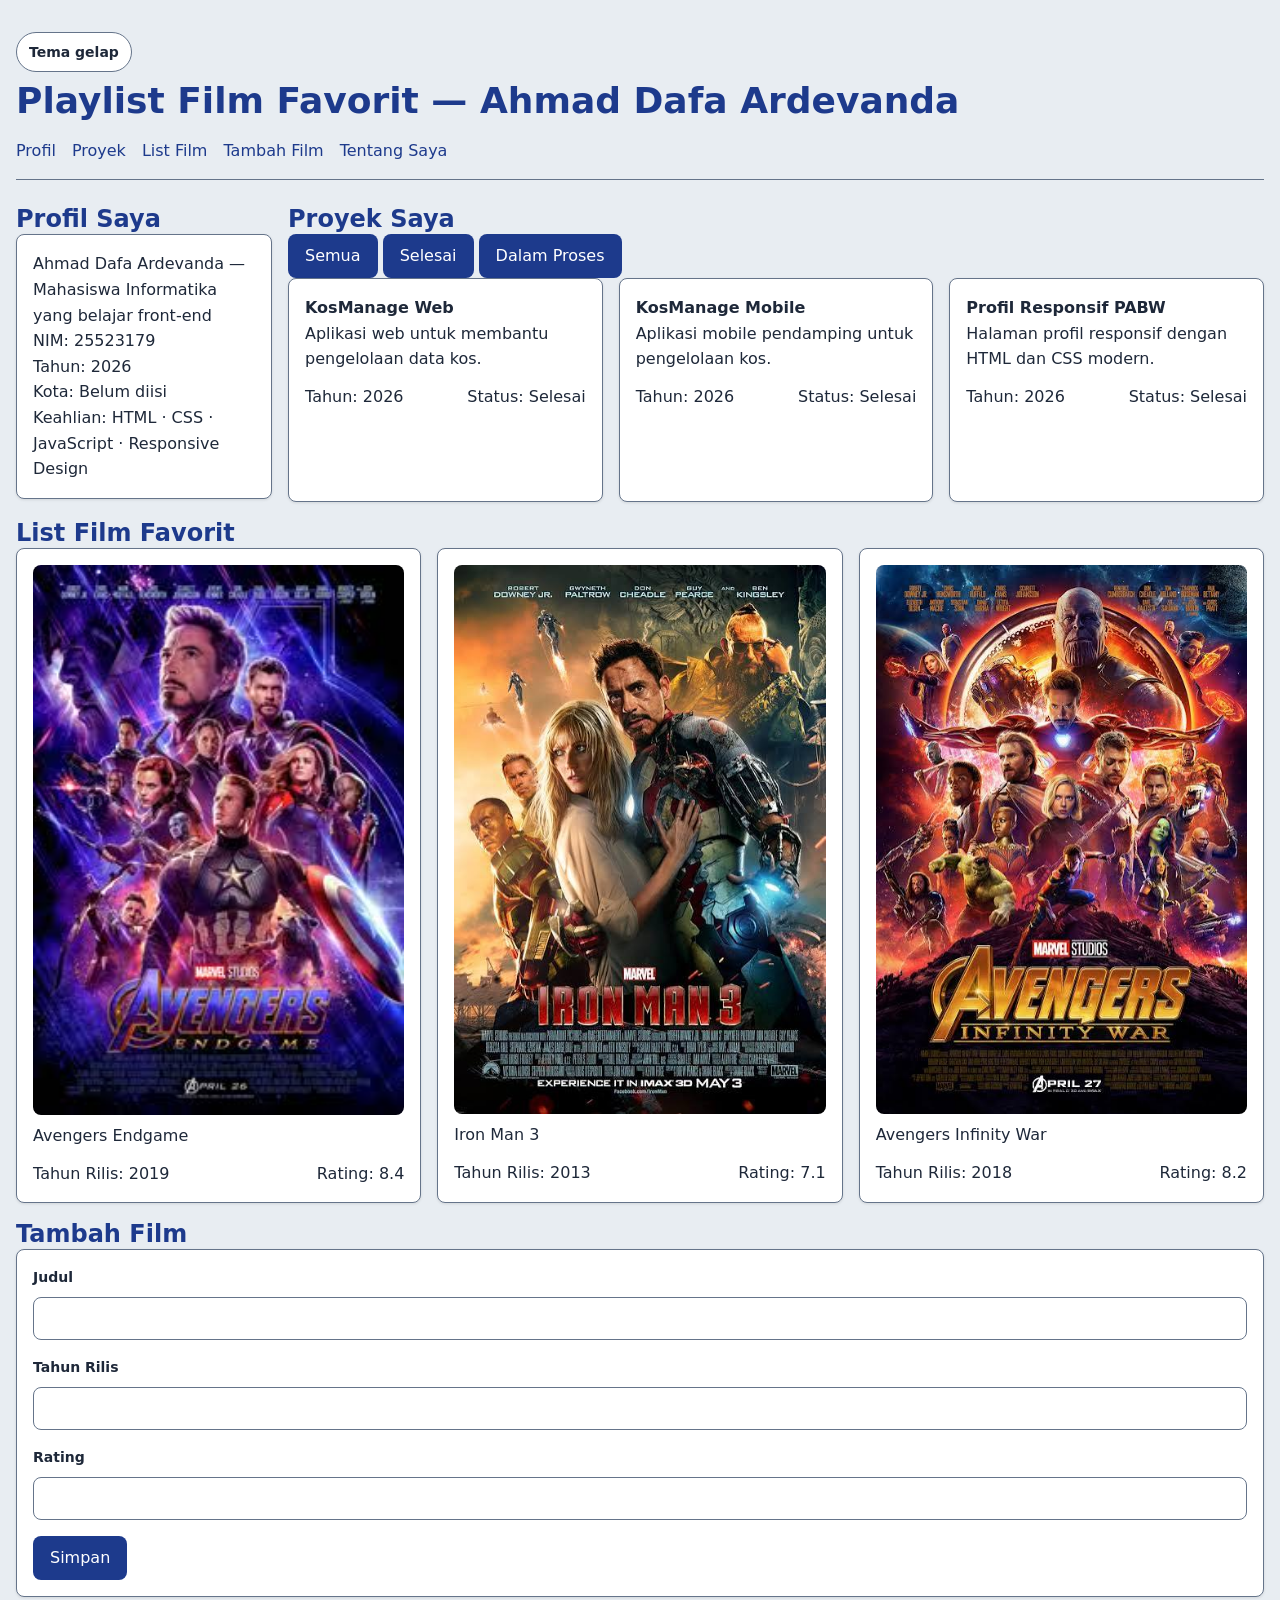
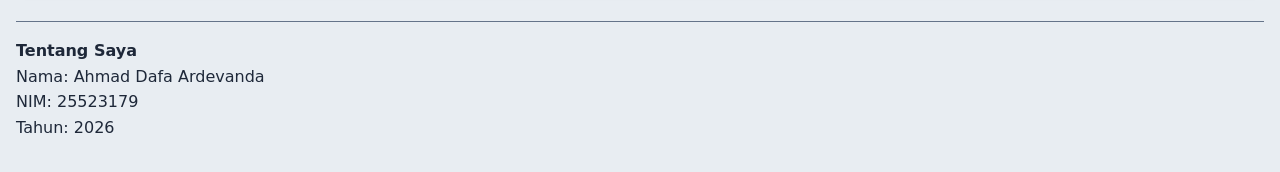
<file: profil.html>
<!DOCTYPE html>
<html lang="id">
<head>
  <title id="judul-halaman"></title>
  <meta charset="UTF-8">
  <meta name="viewport" content="width=device-width, initial-scale=1.0">
  <link rel="stylesheet" href="./css/tokens.css">
  <link rel="stylesheet" href="./css/base.css">
  <link rel="stylesheet" href="./css/layout.css">
  <link rel="stylesheet" href="./css/komponen.css">
  <link rel="stylesheet" href="./css/tema.css">
  <link rel="stylesheet" href="./css/responsif.css">
</head>
<body>
  <div class="page">
    <header>
      <input type="checkbox" id="tema" class="pengalih-tema">
      <label for="tema" class="tombol-tema">Tema gelap</label>

      <div class="header-baris">
        <h1 id="judul-halaman-tampilan"></h1>
        <nav class="navbar" aria-label="Navigasi halaman">
          <ul>
            <li><a href="#profil">Profil</a></li>
            <li><a href="#list-proyek">Proyek</a></li>
            <li><a href="#list-film">List Film</a></li>
            <li><a href="#tambah-film">Tambah Film</a></li>
            <li><a href="#footer">Tentang Saya</a></li>
          </ul>
        </nav>
      </div>
    </header>

    <main class="isi content">
      <section id="profil">
        <h2>Profil Saya</h2>
        <div class="kartu">
          <div class="kartu__isi">
            <p id="profil-perkenalan"></p>
            <p id="profil-nim"></p>
            <p id="profil-tahun"></p>
            <p id="profil-lokasi"></p>
            <p id="profil-keahlian"></p>
          </div>
        </div>
      </section>

      <section id="list-proyek">
        <h2>Proyek Saya</h2>
        <div class="baris-filter" id="filter" aria-label="Filter proyek">
          <button type="button" data-filter="semua">Semua</button>
          <button type="button" data-filter="selesai">Selesai</button>
          <button type="button" data-filter="proses">Dalam Proses</button>
        </div>
        <p id="pesan-kosong" hidden>Tidak ada proyek yang sesuai dengan filter.</p>
        <div class="galeri grid" id="daftar-proyek"></div>
      </section>

      <section id="list-film">
        <h2>List Film Favorit</h2>
        <div class="galeri grid" id="daftar-film"></div>
      </section>

      <section id="tambah-film">
        <h2>Tambah Film</h2>
        <div class="katalog">
          <div class="kartu">
            <div class="kartu__isi">
              <form id="form-film" action="/simpan" method="post">
                <div class="form-kolom">
                  <label for="judul-kolom">Judul</label>
                  <input type="text" id="judul-kolom" name="judul-kolom" required>
                  <span class="pesan-galat">Judul film wajib diisi.</span>
                </div>

                <div class="form-kolom">
                  <label for="tahun-kolom">Tahun Rilis</label>
                  <input type="number" id="tahun-kolom" name="tahun-kolom" min="1888" max="2026" required>
                  <span class="pesan-galat">Masukkan tahun rilis yang valid.</span>
                </div>

                <div class="form-kolom">
                  <label for="rating-kolom">Rating</label>
                  <input type="number" id="rating-kolom" name="rating-kolom" min="0" max="10" step="0.1" required>
                  <span class="pesan-galat">Rating harus berada antara 0 sampai 10.</span>
                </div>

                <button type="submit">Simpan</button>
              </form>
            </div>
          </div>
        </div>
      </section>
    </main>

    <footer id="footer">
      <h3>Tentang Saya</h3>
      <p>Nama: <span id="footer-nama"></span></p>
      <p>NIM: <span id="footer-nim"></span></p>
      <p>Tahun: <span id="footer-tahun"></span></p>
    </footer>
  </div>

  <script type="module" src="./js/app.js"></script>
  <script type="module" src="./js/dom.js"></script>
</body>
</html>
</file>
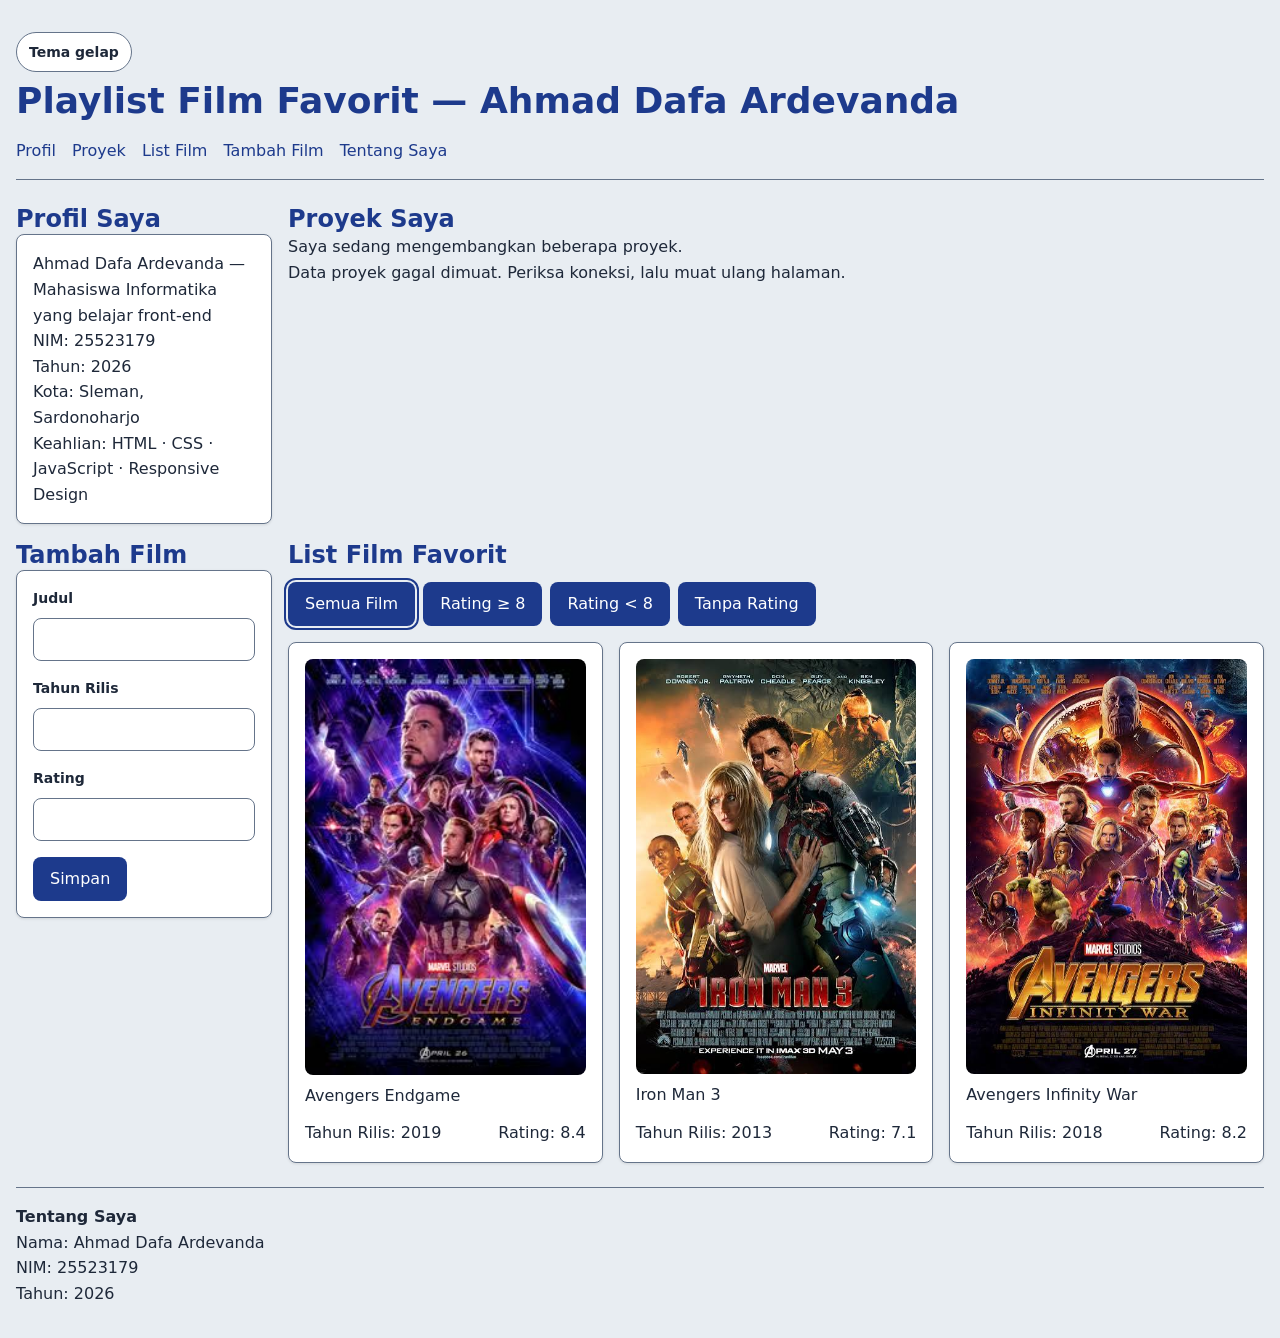
<file: worksheet-p10/profil.html>
<!DOCTYPE html>
<html lang="id">
<head>
  <title id="judul-halaman"></title>
  <meta charset="UTF-8">
  <meta name="viewport" content="width=device-width, initial-scale=1.0">
  <link rel="stylesheet" href="../worksheet-p9/css/tokens.css">
  <link rel="stylesheet" href="../worksheet-p9/css/base.css">
  <link rel="stylesheet" href="../worksheet-p9/css/layout.css">
  <link rel="stylesheet" href="../worksheet-p9/css/komponen.css">
  <link rel="stylesheet" href="../worksheet-p9/css/tema.css">
  <link rel="stylesheet" href="../worksheet-p9/css/responsif.css">
</head>
<body>
  <div class="page">
    <header>
      <input type="checkbox" id="tema" class="pengalih-tema">
      <label for="tema" class="tombol-tema">Tema gelap</label>

      <div class="header-baris">
        <h1 id="judul-halaman-tampilan"></h1>
        <nav class="navbar" aria-label="Navigasi halaman">
          <ul>
            <li><a href="#profil">Profil</a></li>
            <li><a href="#list-proyek">Proyek</a></li>
            <li><a href="#list-film">List Film</a></li>
            <li><a href="#tambah-film">Tambah Film</a></li>
            <li><a href="#footer">Tentang Saya</a></li>
          </ul>
        </nav>
      </div>
    </header>

    <main class="isi content">
      <section id="profil">
        <h2>Profil Saya</h2>
        <div class="kartu">
          <div class="kartu__isi">
            <p id="profil-perkenalan"></p>
            <p id="profil-nim"></p>
            <p id="profil-tahun"></p>
            <p id="profil-lokasi"></p>
            <p id="profil-keahlian"></p>
          </div>
        </div>
      </section>

      <section id="list-proyek">
        <h2>Proyek Saya</h2>
        <p id="ringkasan-proyek"></p>
        <p id="muat-proyek" hidden>Memuat data proyek...</p>
        <p id="galat-proyek" role="alert" hidden></p>
        <p id="kosong-proyek" hidden>Belum ada proyek.</p>
        <div class="galeri grid" id="daftar-proyek"></div>
      </section>

      <section id="list-film">
        <h2>List Film Favorit</h2>
        <div class="baris-filter" id="filter" aria-label="Filter daftar film">
          <button type="button" data-kategori="semua" aria-pressed="true">Semua Film</button>
          <button type="button" data-kategori="tinggi" aria-pressed="false">Rating ≥ 8</button>
          <button type="button" data-kategori="rendah" aria-pressed="false">Rating &lt; 8</button>
          <button type="button" data-kategori="tanpa-rating" aria-pressed="false">Tanpa Rating</button>
        </div>
        <p id="pesan-kosong" hidden>Tidak ada film yang sesuai dengan filter.</p>
        <div class="galeri grid" id="daftar-film"></div>
      </section>

      <section id="tambah-film">
        <h2>Tambah Film</h2>
        <div class="katalog">
          <div class="kartu">
            <div class="kartu__isi">
              <form id="form-film" action="/simpan" method="post" novalidate>
                <div class="form-kolom">
                  <label for="judul-kolom">Judul</label>
                  <input type="text" id="judul-kolom" name="judul-kolom" required aria-invalid="false" aria-describedby="galat-judul">
                  <span class="pesan-galat" id="galat-judul">Judul film wajib diisi.</span>
                </div>

                <div class="form-kolom">
                  <label for="tahun-kolom">Tahun Rilis</label>
                  <input type="number" id="tahun-kolom" name="tahun-kolom" min="1888" max="2026" step="1" required aria-invalid="false" aria-describedby="galat-tahun">
                  <span class="pesan-galat" id="galat-tahun">Masukkan tahun rilis antara 1888 sampai 2026.</span>
                </div>

                <div class="form-kolom">
                  <label for="rating-kolom">Rating</label>
                  <input type="number" id="rating-kolom" name="rating-kolom" min="0" max="10" step="0.1" required aria-invalid="false" aria-describedby="galat-rating">
                  <span class="pesan-galat" id="galat-rating">Rating harus berada antara 0 sampai 10.</span>
                </div>

                <button type="submit">Simpan</button>
                <p id="pesan-form" class="pesan-form" role="status" aria-live="polite" hidden></p>
              </form>
            </div>
          </div>
        </div>
      </section>
    </main>

    <footer id="footer">
      <h3>Tentang Saya</h3>
      <p>Nama: <span id="footer-nama"></span></p>
      <p>NIM: <span id="footer-nim"></span></p>
      <p>Tahun: <span id="footer-tahun"></span></p>
    </footer>
  </div>

  <script type="module" src="./js/app.js"></script>
</body>
</html>
</file>
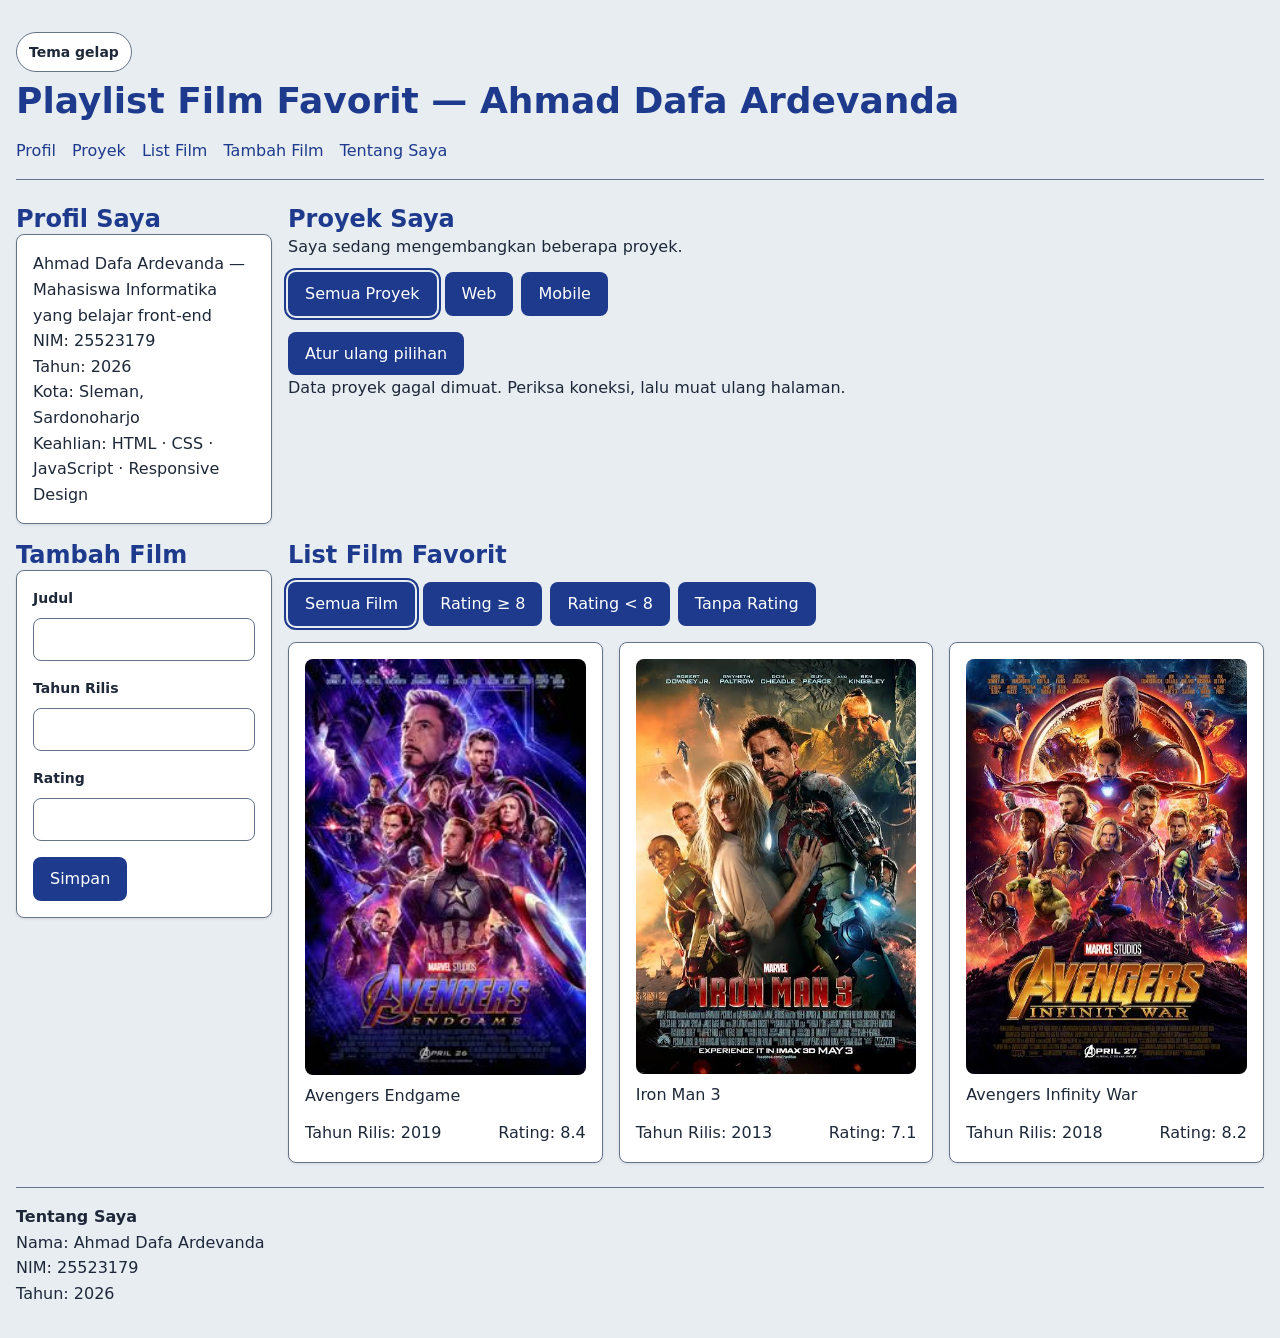
<file: worksheet-p11/profil.html>
<!DOCTYPE html>
<html lang="id">
<head>
  <title id="judul-halaman"></title>
  <meta charset="UTF-8">
  <meta name="viewport" content="width=device-width, initial-scale=1.0">
  <link rel="stylesheet" href="./css/tokens.css">
  <link rel="stylesheet" href="./css/base.css">
  <link rel="stylesheet" href="./css/layout.css">
  <link rel="stylesheet" href="./css/komponen.css">
  <link rel="stylesheet" href="./css/tema.css">
  <link rel="stylesheet" href="./css/responsif.css">
</head>
<body>
  <div class="page">
    <header>
      <input type="checkbox" id="tema" class="pengalih-tema">
      <label for="tema" class="tombol-tema">Tema gelap</label>

      <div class="header-baris">
        <h1 id="judul-halaman-tampilan"></h1>
        <nav class="navbar" aria-label="Navigasi halaman">
          <ul>
            <li><a href="#profil">Profil</a></li>
            <li><a href="#list-proyek">Proyek</a></li>
            <li><a href="#list-film">List Film</a></li>
            <li><a href="#tambah-film">Tambah Film</a></li>
            <li><a href="#footer">Tentang Saya</a></li>
          </ul>
        </nav>
      </div>
    </header>

    <main class="isi content">
      <section id="profil">
        <h2>Profil Saya</h2>
        <div class="kartu">
          <div class="kartu__isi">
            <p id="profil-perkenalan"></p>
            <p id="profil-nim"></p>
            <p id="profil-tahun"></p>
            <p id="profil-lokasi"></p>
            <p id="profil-keahlian"></p>
          </div>
        </div>
      </section>

      <section id="list-proyek">
        <h2>Proyek Saya</h2>
        <p id="ringkasan-proyek"></p>
        <div class="baris-filter" id="filter-proyek" aria-label="Filter kategori proyek">
          <button type="button" data-kategori="semua" aria-pressed="true">Semua Proyek</button>
          <button type="button" data-kategori="web" aria-pressed="false">Web</button>
          <button type="button" data-kategori="mobile" aria-pressed="false">Mobile</button>
        </div>
        <button type="button" id="atur-ulang">Atur ulang pilihan</button>
        <p id="muat-proyek" role="status" hidden>Memuat data proyek...</p>
        <p id="galat-proyek" role="alert" hidden></p>
        <p id="kosong-proyek" hidden>Tidak ada proyek pada kategori ini.</p>
        <div class="galeri grid" id="daftar-proyek"></div>
      </section>

      <section id="list-film">
        <h2>List Film Favorit</h2>
        <div class="baris-filter" id="filter" aria-label="Filter daftar film">
          <button type="button" data-kategori="semua" aria-pressed="true">Semua Film</button>
          <button type="button" data-kategori="tinggi" aria-pressed="false">Rating ≥ 8</button>
          <button type="button" data-kategori="rendah" aria-pressed="false">Rating &lt; 8</button>
          <button type="button" data-kategori="tanpa-rating" aria-pressed="false">Tanpa Rating</button>
        </div>
        <p id="pesan-kosong" hidden>Tidak ada film yang sesuai dengan filter.</p>
        <div class="galeri grid" id="daftar-film"></div>
      </section>

      <section id="tambah-film">
        <h2>Tambah Film</h2>
        <div class="katalog">
          <div class="kartu">
            <div class="kartu__isi">
              <form id="form-film" action="/simpan" method="post" novalidate>
                <div class="form-kolom">
                  <label for="judul-kolom">Judul</label>
                  <input type="text" id="judul-kolom" name="judul-kolom" required aria-invalid="false" aria-describedby="galat-judul">
                  <span class="pesan-galat" id="galat-judul">Judul film wajib diisi.</span>
                </div>

                <div class="form-kolom">
                  <label for="tahun-kolom">Tahun Rilis</label>
                  <input type="number" id="tahun-kolom" name="tahun-kolom" min="1888" max="2026" step="1" required aria-invalid="false" aria-describedby="galat-tahun">
                  <span class="pesan-galat" id="galat-tahun">Masukkan tahun rilis antara 1888 sampai 2026.</span>
                </div>

                <div class="form-kolom">
                  <label for="rating-kolom">Rating</label>
                  <input type="number" id="rating-kolom" name="rating-kolom" min="0" max="10" step="0.1" required aria-invalid="false" aria-describedby="galat-rating">
                  <span class="pesan-galat" id="galat-rating">Rating harus berada antara 0 sampai 10.</span>
                </div>

                <button type="submit">Simpan</button>
                <p id="pesan-form" class="pesan-form" role="status" aria-live="polite" hidden></p>
              </form>
            </div>
          </div>
        </div>
      </section>
    </main>

    <footer id="footer">
      <h3>Tentang Saya</h3>
      <p>Nama: <span id="footer-nama"></span></p>
      <p>NIM: <span id="footer-nim"></span></p>
      <p>Tahun: <span id="footer-tahun"></span></p>
    </footer>
  </div>

  <script type="module" src="./js/app.js"></script>
</body>
</html>
</file>
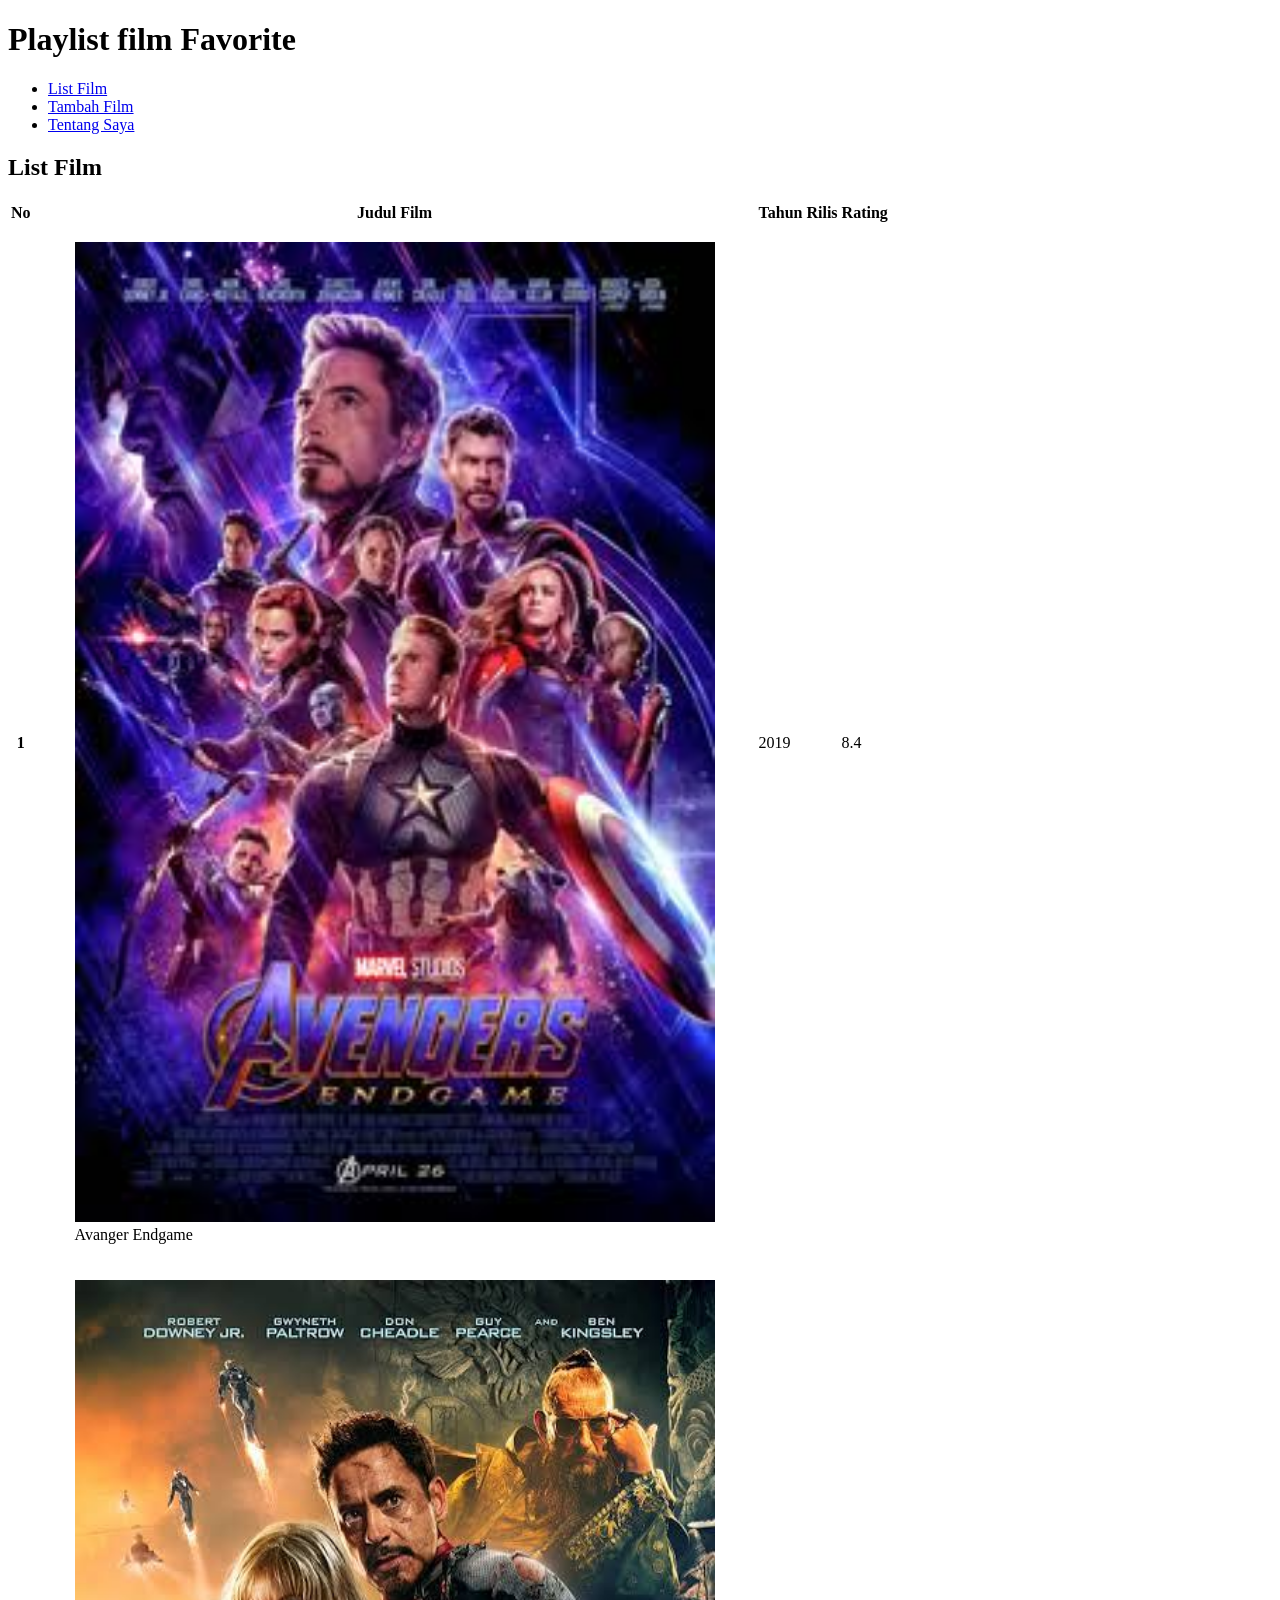
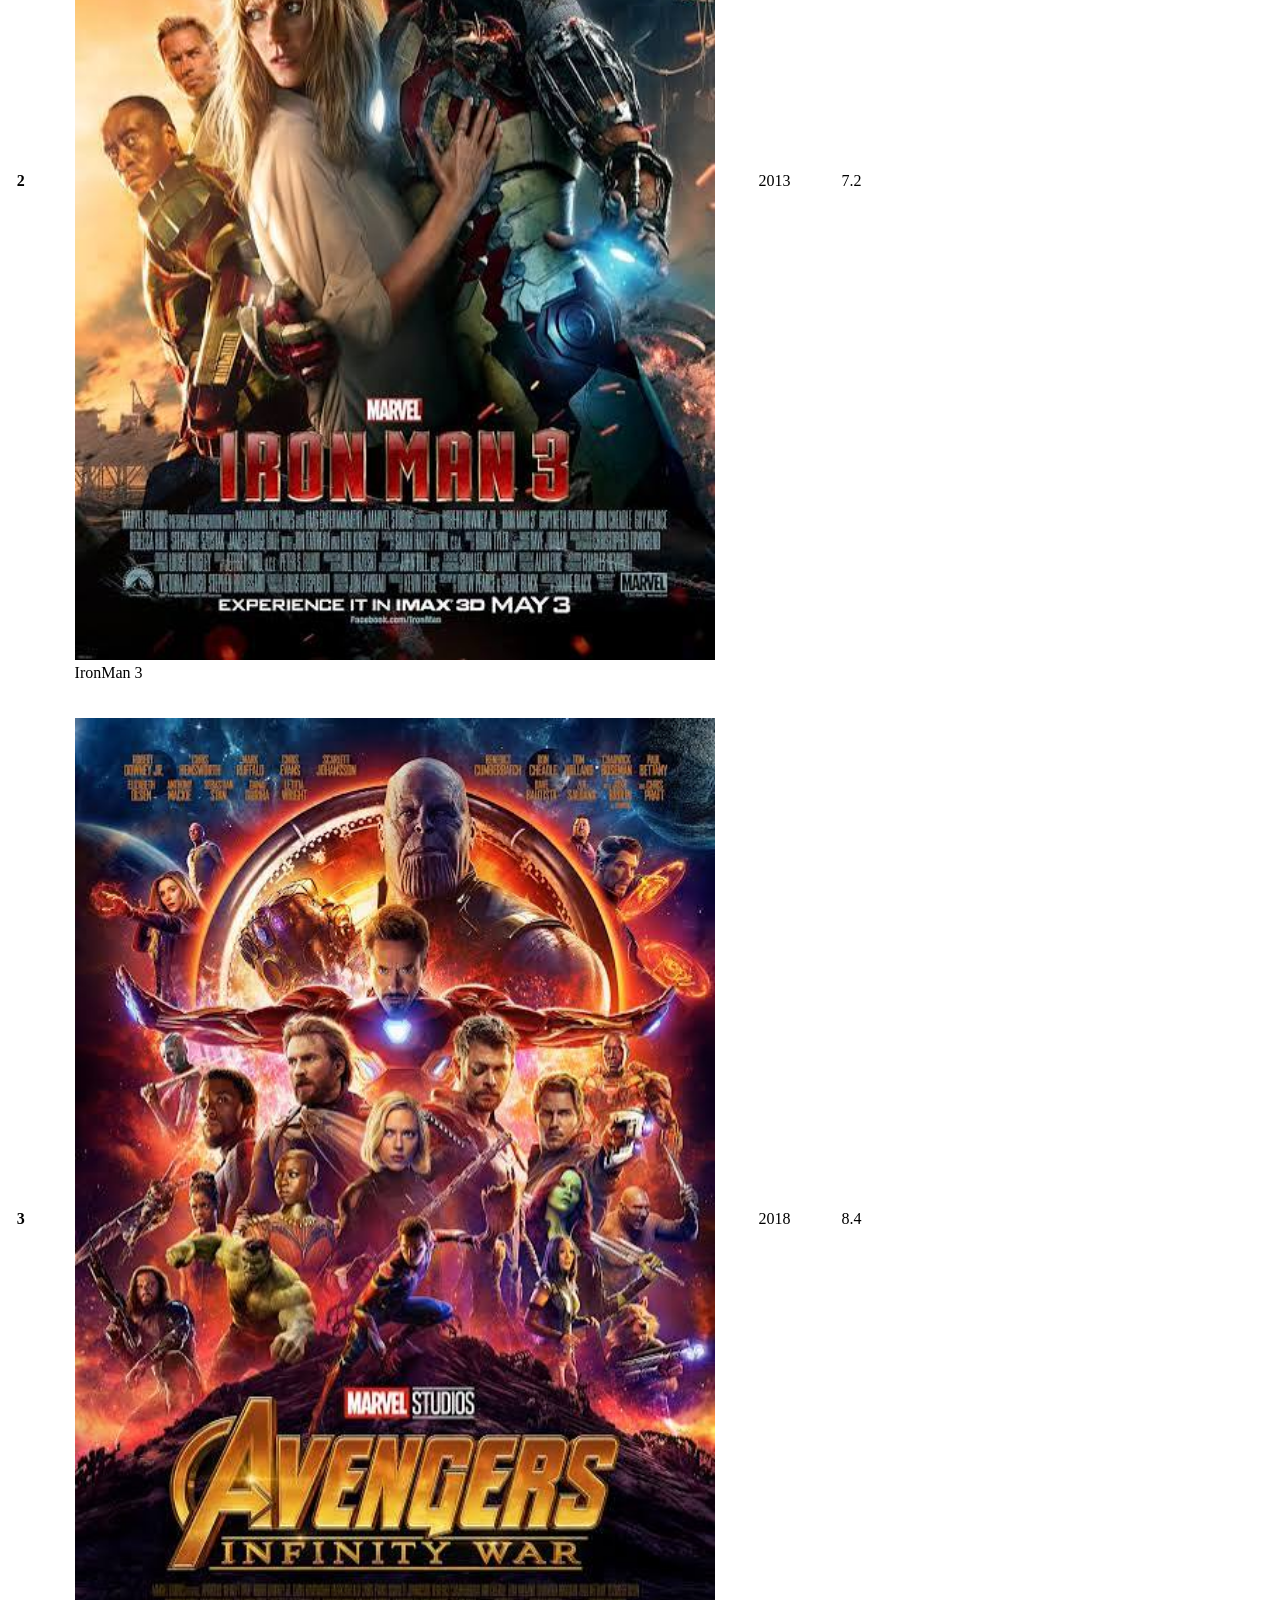
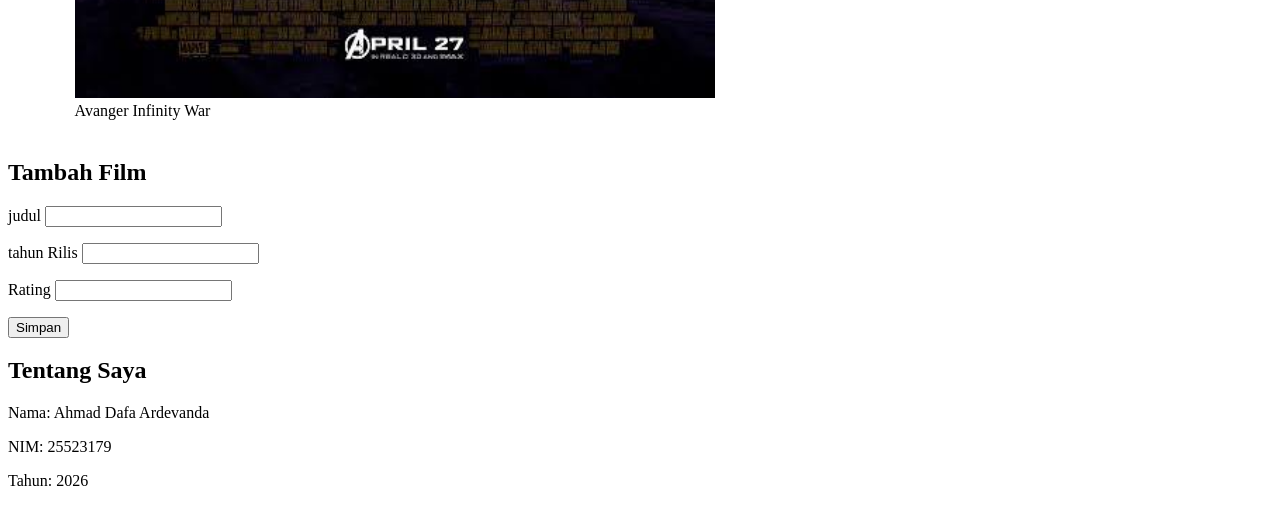
<file: worksheet-p3/profil.html>
<!DOCTYPE html>
<!--
  KERANGKA AWAL — Halaman Profil Saya
  PABW 2026/2027 · Pertemuan 3

  Cara pakai:
  1. Salin berkas ini, ganti nama menjadi profil.html
  2. Ganti setiap tulisan TODO dengan isi milik Anda SENDIRI
  3. Simpan, lalu buka di peramban (F5 untuk memuat ulang)
  4. Kerjakan berurutan mengikuti Lembar B, C, D, dan E pada worksheet

  Jangan menghapus komentar TODO sebelum bagian itu Anda kerjakan —
  komentar itu adalah daftar periksa Anda sendiri.
-->
<html lang="id">

<head>
  <title>Daftar Film</title>
  <meta charset="UTF-8">
  <meta name="viewport" content="width=device-width, initial-scale=1.0">
</head>

<body>

  <!-- TODO C.1: buat <header> di sini.
       Isinya: satu <h1> berisi judul halaman Anda.
       Di dalamnya juga ada <nav> berisi 3 tautan ke bagian halaman. -->
  <header>

    <h1>Playlist film Favorite</h1>
    <nav>
      <ul>
        <li><a href="#list-film">List Film</a></li>
        <li><a href="#tambah-film">Tambah Film</a></li>
        <li><a href="#footer">Tentang Saya</a></li>
      </ul>
    </nav>
  </header>


  <!-- TODO C.2: buat <main> di sini sebagai pembungkus semua bagian isi.
       Di dalamnya ada 2 <section>, masing-masing punya <h2> sendiri. -->
  <main>
    <section id="list-film">
      <h2>List Film</h2>
      <table>
        <caption> </caption>
        <thead>
          <tr>
            <th scope="col">No</th>
            <th scope="col">Judul Film</th>
            <th scope="col">Tahun Rilis</th>
            <th scope="col">Rating</th>
          </tr>
        </thead>
        <tbody>
          <tr>
            <th scope="row">1</th>
            <td>
              <figure>
                <img src="avanger.jpg"
                  alt="Lima tahun setelah Snap, Avengers menemukan cara melakukan perjalanan waktu untuk mengambil Infinity Stones dari masa lalu. Mereka berhasil mengalahkan Thanos, tetapi Tony Stark mengorbankan dirinya dengan menggunakan Infinity Stones untuk menyelamatkan alam semesta."
                  width="640" height="980" loading="lazy">
                <figcaption>Avanger Endgame</figcaption>
              </figure>
            </td>
            <td>2019</td>
            <td>8.4</td>
          </tr>
          <tr>
            <th scope="row">2</th>
            <td>
              <figure>
                <img src="ironman3.jpg"
                  alt="Tony Stark mengalami trauma setelah Avengers 1. Ia menjadi terobsesi membuat armor, tetapi akhirnya sadar bahwa Iron Man bukan hanya armor, melainkan dirinya sendiri."
                  width="640" height="980" loading="lazy">
                <figcaption>IronMan 3</figcaption>
              </figure>
            </td>
            <td>2013</td>
            <td>7.2</td>
          </tr>
          <tr>
            <th scope="row">3</th>
            <td>
              <figure>
                <img src="infinity.jpg"
                  alt="Thanos mengumpulkan 6 Infinity Stones untuk menghapus setengah kehidupan di alam semesta. Avengers gagal menghentikannya dan Thanos berhasil melakukan Snap, membuat setengah makhluk hidup menghilang."
                  width="640" height="980" loading="lazy">
                <figcaption>Avanger Infinity War</figcaption>
              </figure>
            </td>
            <td>2018</td>
            <td>8.4</td>
          </tr>
        </tbody>
      </table>
    </section>

    <section id="tambah-film">
      <h2>Tambah Film</h2>

      <form action="/simpan" method="post">
        <p>
          <label for="judul-kolom">judul</label>
          <input type="text" id="judul-kolom" name="judul-kolom" required>
        </p>
        <!-- tambahkan minimal dua kolom lagi -->
        <p>
          <label for="tahun-kolom">tahun Rilis</label>
          <input type="number" id="tahun-kolom" name="tahun-kolom" required>
        </p>
        <p>
          <label for="rating-kolom">Rating</label>
          <input type="number" id="rating-kolom" name="rating-kolom" required>
        </p>
        <button type="submit">Simpan</button>
      </form>
    </section>

    <section id="footer">
      <h2>Tentang Saya</h2>
      <p>Nama: Ahmad Dafa Ardevanda</p>
      <p>NIM: 25523179</p>
      <p>Tahun: 2026</p>
    </section>

  </main>

  <!-- TODO D.1: di dalam section pertama, buat tabel data Anda.
         Wajib ada: <caption>, <thead>, <th scope="col">, dan minimal 3 baris data. -->


  <!-- TODO E.1: di dalam section kedua, buat form Anda.
         Wajib ada: minimal 3 kolom, setiap kolom punya <label for> yang
         cocok dengan id input-nya, dan satu atribut validasi. -->

  <!-- TODO C.3: buat <footer> di sini.
       Isinya: nama Anda, NIM Anda, dan tahun. -->

</body>

</html>
</file>
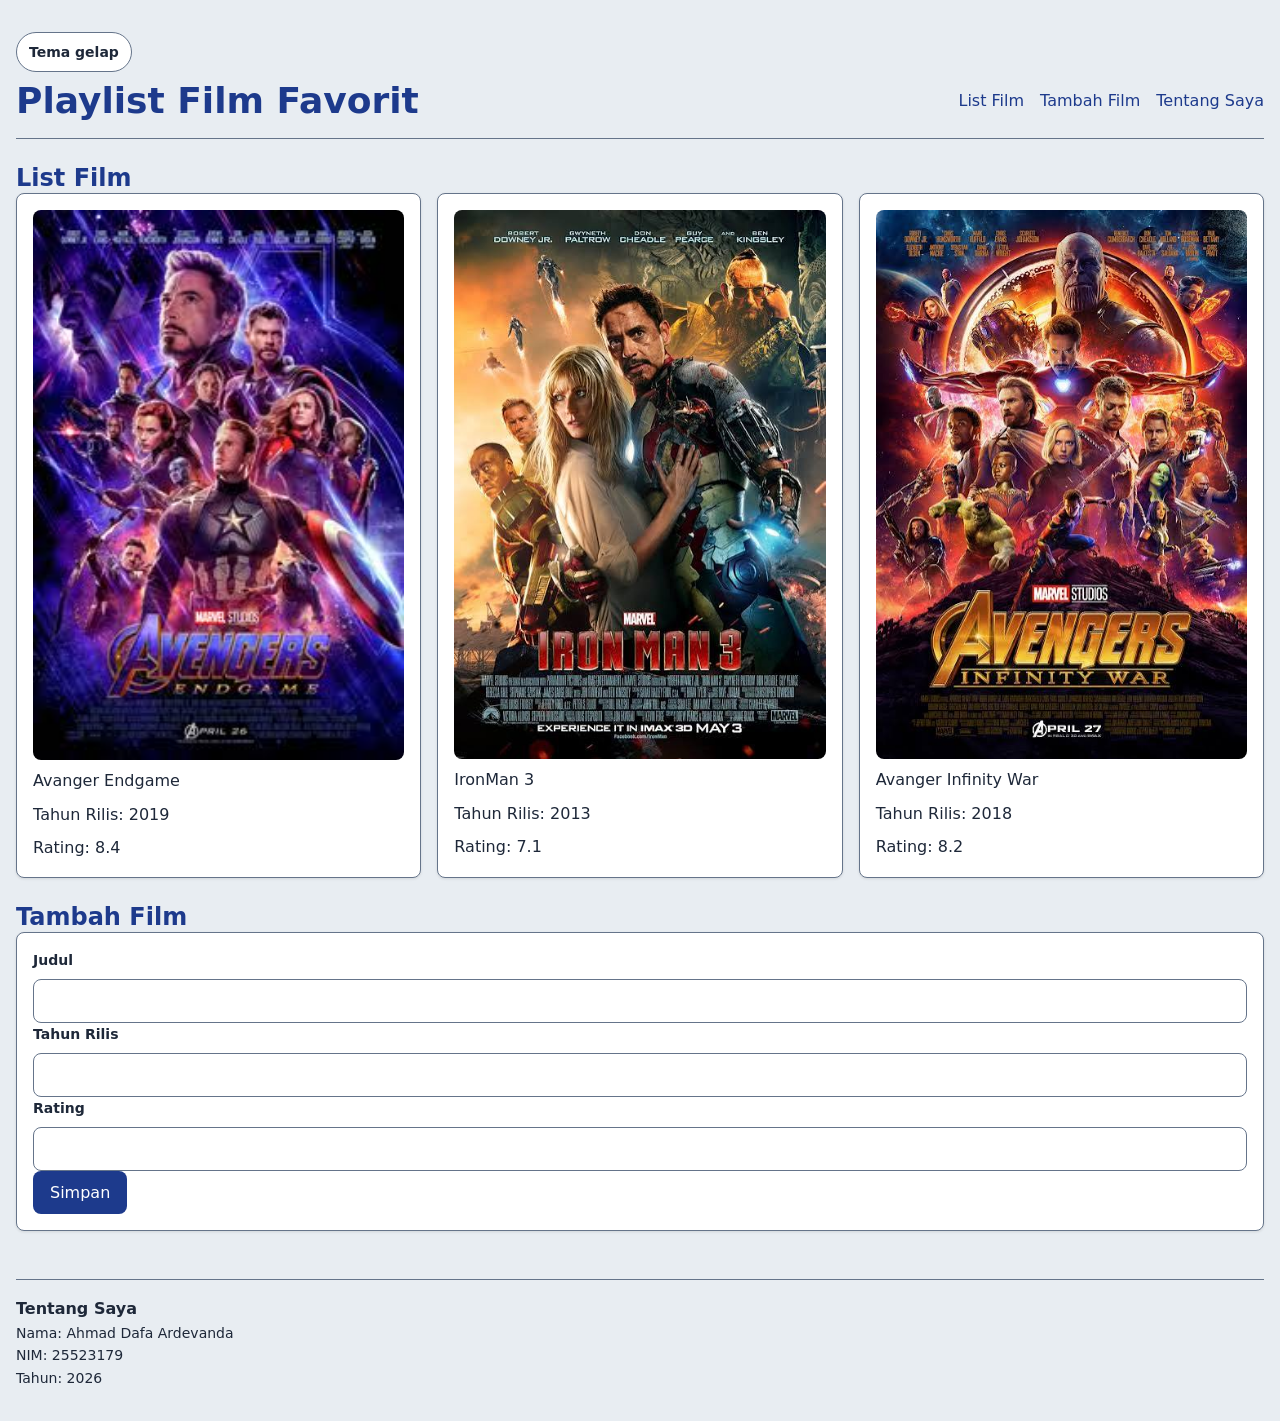
<file: worksheet-p4/profil.html>
<!DOCTYPE html>
<!--
  KERANGKA AWAL — Halaman Profil Saya
  PABW 2026/2027 · Pertemuan 3

  Cara pakai:
  1. Salin berkas ini, ganti nama menjadi profil.html
  2. Ganti setiap tulisan TODO dengan isi milik Anda SENDIRI
  3. Simpan, lalu buka di peramban (F5 untuk memuat ulang)
  4. Kerjakan berurutan mengikuti Lembar B, C, D, dan E pada worksheet

  Jangan menghapus komentar TODO sebelum bagian itu Anda kerjakan —
  komentar itu adalah daftar periksa Anda sendiri.
-->
<html lang="id">

<head>
  <title>Daftar Film</title>
  <meta charset="UTF-8">
  <meta name="viewport" content="width=device-width, initial-scale=1.0">
  <link rel="stylesheet" href="tokens.css">
  <link rel="stylesheet" href="base.css">
  <link rel="stylesheet" href="layout.css">
  <link rel="stylesheet" href="komponen.css">
  <link rel="stylesheet" href="tema.css">
</head>

<body>

  <!-- TODO C.1: buat <header> di sini.
       Isinya: satu <h1> berisi judul halaman Anda.
       Di dalamnya juga ada <nav> berisi 3 tautan ke bagian halaman. -->
  <header>
    <input type="checkbox" id="tema" class="pengalih-tema">
    <label for="tema" class="tombol-tema">Tema gelap</label>

    <div class="header-baris">
      <h1>Playlist Film Favorit</h1>
      <nav>
        <ul>
          <li><a href="#list-film">List Film</a></li>
          <li><a href="#tambah-film">Tambah Film</a></li>
          <li><a href="#footer">Tentang Saya</a></li>
        </ul>
      </nav>
    </div>
  </header>


  <!-- TODO C.2: buat <main> di sini sebagai pembungkus semua bagian isi.
       Di dalamnya ada 2 <section>, masing-masing punya <h2> sendiri. -->
  <main>
    <section id="list-film">
      <h2>List Film</h2>
      <div class="katalog">
        <div class="kartu">
          <figure>
            <img src="avanger.jpg"
              alt="Lima tahun setelah Snap, Avengers menemukan cara melakukan perjalanan waktu untuk mengambil Infinity Stones dari masa lalu. Mereka berhasil mengalahkan Thanos, tetapi Tony Stark mengorbankan dirinya dengan menggunakan Infinity Stones untuk menyelamatkan alam semesta."
              width="640" height="980" loading="lazy">
            <figcaption>Avanger Endgame</figcaption>
          </figure>
          <p>Tahun Rilis: 2019</p>
          <p>Rating: 8.4</p>
        </div>

        <div class="kartu">
          <figure>
            <img src="ironman3.jpg"
              alt="Tony Stark mengalami trauma setelah Avengers 1. Ia menjadi terobsesi membuat armor, tetapi akhirnya sadar bahwa Iron Man bukan hanya armor, melainkan dirinya sendiri."
              width="640" height="980" loading="lazy">
            <figcaption>IronMan 3</figcaption>
          </figure>
          <p>Tahun Rilis: 2013</p>
          <p>Rating: 7.1</p>
        </div>

        <div class="kartu">
          <figure>
            <img src="infinity.jpg"
              alt="Thanos mengumpulkan 6 Infinity Stones untuk menghapus setengah kehidupan di alam semesta. Avengers gagal menghentikannya dan Thanos berhasil melakukan Snap, membuat setengah makhluk hidup menghilang."
              width="640" height="980" loading="lazy">
            <figcaption>Avanger Infinity War</figcaption>
          </figure>
          <p>Tahun Rilis: 2018</p>
          <p>Rating: 8.2</p>
        </div>
      </div>
    </section>

    <section id="tambah-film">
      <h2>Tambah Film</h2>
      <div class="katalog">
        <div class="kartu">
          <form action="/simpan" method="post">
            <div class="form-kolom">
              <label for="judul-kolom">Judul</label>
              <input type="text" id="judul-kolom" name="judul-kolom" required>
              <span class="pesan-galat">Judul film wajib diisi.</span>
            </div>

            <!-- tambahkan minimal dua kolom lagi -->
            <div class="form-kolom">
              <label for="tahun-kolom">Tahun Rilis</label>
              <input type="number" id="tahun-kolom" name="tahun-kolom" min="1888" max="2026" required>
              <span class="pesan-galat">Masukkan tahun rilis yang valid.</span>
            </div>

            <div class="form-kolom">
              <label for="rating-kolom">Rating</label>
              <input type="number" id="rating-kolom" name="rating-kolom" min="0" max="10" step="0.1" required>
              <span class="pesan-galat">Rating harus berada antara 0 sampai 10.</span>
            </div>

            <button type="submit">Simpan</button>
          </form>
        </div>
      </div>
    </section>
  </main>

  <!-- TODO D.1: di dalam section pertama, buat tabel data Anda.
         Wajib ada: <caption>, <thead>, <th scope="col">, dan minimal 3 baris data. -->


  <!-- TODO E.1: di dalam section kedua, buat form Anda.
         Wajib ada: minimal 3 kolom, setiap kolom punya <label for> yang
         cocok dengan id input-nya, dan satu atribut validasi. -->

  <!-- TODO C.3: buat <footer> di sini.
       Isinya: nama Anda, NIM Anda, dan tahun. -->
  <footer id="footer">
    <h3>Tentang Saya</h3>
    <p>Nama: Ahmad Dafa Ardevanda</p>
    <p>NIM: 25523179</p>
    <p>Tahun: 2026</p>
  </footer>

</body>

</html>
</file>
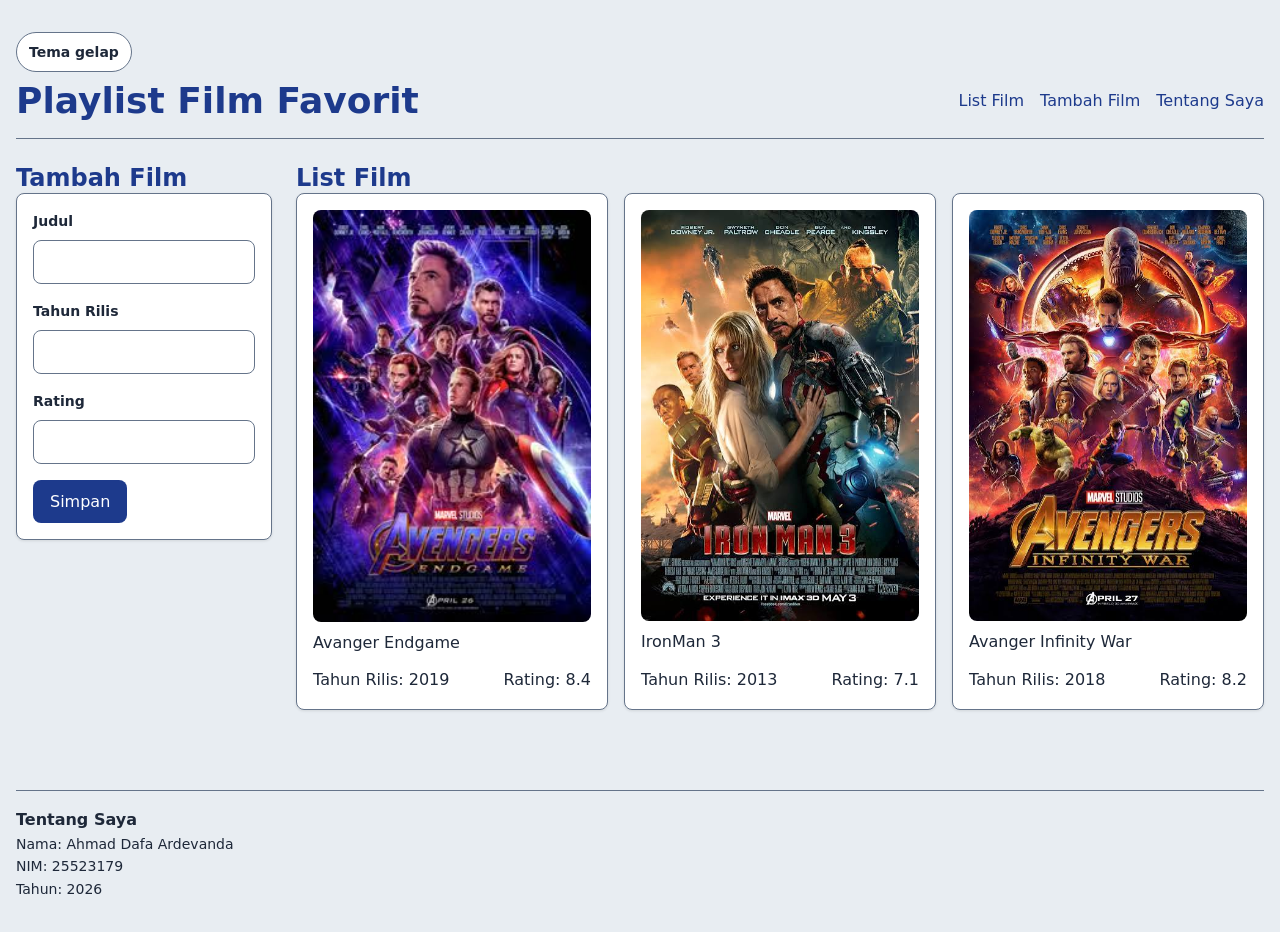
<file: worksheet-p5/profil.html>
<!DOCTYPE html>
<html lang="id">
<head>
  <title>Daftar Film</title>
  <meta charset="UTF-8">
  <meta name="viewport" content="width=device-width, initial-scale=1.0">
  <link rel="stylesheet" href="./css/tokens.css">
  <link rel="stylesheet" href="./css/base.css">
  <link rel="stylesheet" href="./css/layout.css">
  <link rel="stylesheet" href="./css/komponen.css">
  <link rel="stylesheet" href="./css/tema.css">
</head>
<body>
  <!-- B.1: .page menjadi pembungkus header, main, dan footer. -->
  <div class="page">
    <header>
      <input type="checkbox" id="tema" class="pengalih-tema">
      <label for="tema" class="tombol-tema">Tema gelap</label>

      <!-- A.2/B.2: satu baris header memakai Flexbox. -->
      <div class="header-baris">
        <h1>Playlist Film Favorit</h1>
        <nav class="navbar">
          <ul>
            <li><a href="#list-film">List Film</a></li>
            <li><a href="#tambah-film">Tambah Film</a></li>
            <li><a href="#footer">Tentang Saya</a></li>
          </ul>
        </nav>
      </div>
    </header>

    <!-- A.1/B.2: area isi memakai Grid dengan dua kolom. -->
    <main class="isi">
      <!-- D.1: daftar film ditempatkan pada area utama Grid. -->
      <section id="list-film">
        <h2>List Film</h2>

        <!-- C.1: galeri adaptif memakai Grid auto-fit. -->
        <div class="galeri">
          <div class="kartu">
            <div class="kartu__isi">
              <figure>
                <img src="./img/avanger.jpg" alt="Lima tahun setelah Snap, Avengers menemukan cara melakukan perjalanan waktu untuk mengambil Infinity Stones dari masa lalu. Mereka berhasil mengalahkan Thanos, tetapi Tony Stark mengorbankan dirinya dengan menggunakan Infinity Stones untuk menyelamatkan alam semesta." width="640" height="980" loading="lazy">
                <figcaption class="kartu__judul">Avanger Endgame</figcaption>
              </figure>
            </div>
            <!-- C.2: informasi bawah kartu disusun dengan Flexbox. -->
            <div class="kartu__kaki">
              <p>Tahun Rilis: 2019</p>
              <p>Rating: 8.4</p>
            </div>
          </div>

          <div class="kartu">
            <div class="kartu__isi">
              <figure>
                <img src="./img/ironman3.jpg" alt="Tony Stark mengalami trauma setelah Avengers 1. Ia menjadi terobsesi membuat armor, tetapi akhirnya sadar bahwa Iron Man bukan hanya armor, melainkan dirinya sendiri." width="640" height="980" loading="lazy">
                <figcaption class="kartu__judul">IronMan 3</figcaption>
              </figure>
            </div>
            <div class="kartu__kaki">
              <p>Tahun Rilis: 2013</p>
              <p>Rating: 7.1</p>
            </div>
          </div>

          <div class="kartu">
            <div class="kartu__isi">
              <figure>
                <img src="./img/infinity.jpg" alt="Thanos mengumpulkan 6 Infinity Stones untuk menghapus setengah kehidupan di alam semesta. Avengers gagal menghentikannya dan Thanos berhasil melakukan Snap, membuat setengah makhluk hidup menghilang." width="640" height="980" loading="lazy">
                <figcaption class="kartu__judul">Avanger Infinity War</figcaption>
              </figure>
            </div>
            <div class="kartu__kaki">
              <p>Tahun Rilis: 2018</p>
              <p>Rating: 8.2</p>
            </div>
          </div>
        </div>
      </section>

      <!-- D.2: form ditempatkan pada area sidebar melalui grid-template-areas. -->
      <section id="tambah-film">
        <h2>Tambah Film</h2>
        <div class="katalog">
          <div class="kartu">
            <!-- E.2: wrapper isi mengizinkan item menyusut. -->
            <div class="kartu__isi">
              <form action="/simpan" method="post">
                <div class="form-kolom">
                  <label for="judul-kolom">Judul</label>
                  <input type="text" id="judul-kolom" name="judul-kolom" required>
                  <span class="pesan-galat">Judul film wajib diisi.</span>
                </div>

                <div class="form-kolom">
                  <label for="tahun-kolom">Tahun Rilis</label>
                  <input type="number" id="tahun-kolom" name="tahun-kolom" min="1888" max="2026" required>
                  <span class="pesan-galat">Masukkan tahun rilis yang valid.</span>
                </div>

                <div class="form-kolom">
                  <label for="rating-kolom">Rating</label>
                  <input type="number" id="rating-kolom" name="rating-kolom" min="0" max="10" step="0.1" required>
                  <span class="pesan-galat">Rating harus berada antara 0 sampai 10.</span>
                </div>

                <button type="submit">Simpan</button>
              </form>
            </div>
          </div>
        </div>
      </section>
    </main>

    <footer id="footer">
      <h3>Tentang Saya</h3>
      <p>Nama: Ahmad Dafa Ardevanda</p>
      <p>NIM: 25523179</p>
      <p>Tahun: 2026</p>
    </footer>
  </div>
</body>
</html>
</file>
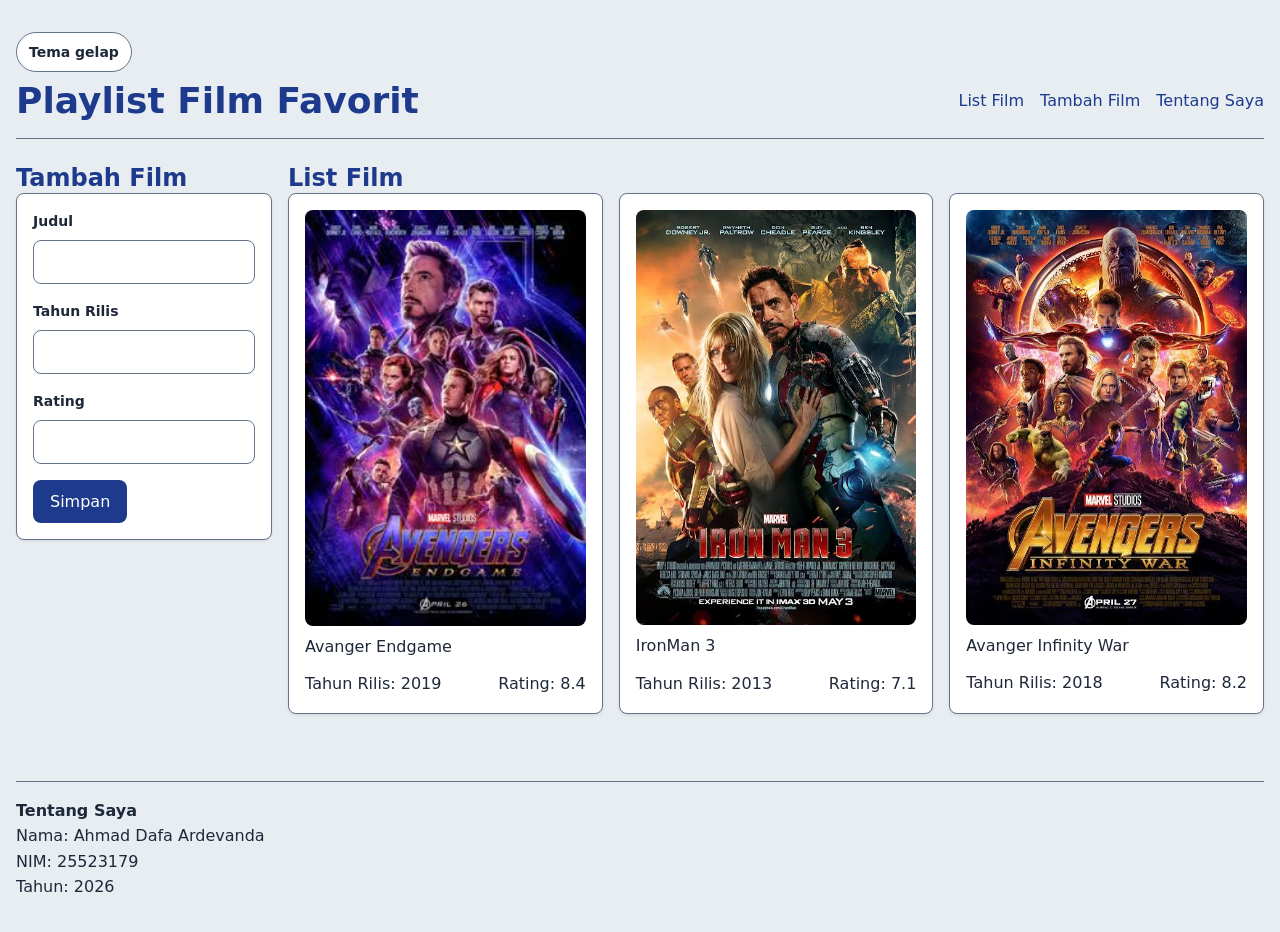
<file: worksheet-p6/profil.html>
<!DOCTYPE html>
<html lang="id">
<head>
  <title>Daftar Film</title>
  <meta charset="UTF-8">
  <meta name="viewport" content="width=device-width, initial-scale=1.0">
  <link rel="stylesheet" href="./css/tokens.css">
  <link rel="stylesheet" href="./css/base.css">
  <link rel="stylesheet" href="./css/layout.css">
  <link rel="stylesheet" href="./css/komponen.css">
  <link rel="stylesheet" href="./css/tema.css">
  <link rel="stylesheet" href="./css/responsif.css">
</head>
<body>
  <!-- B.1: .page menjadi pembungkus header, main, dan footer. -->
  <div class="page">
    <header>
      <input type="checkbox" id="tema" class="pengalih-tema">
      <label for="tema" class="tombol-tema">Tema gelap</label>

      <!-- A.2/B.2: satu baris header memakai Flexbox. -->
      <div class="header-baris">
        <h1>Playlist Film Favorit</h1>
        <nav class="navbar">
          <ul>
            <li><a href="#list-film">List Film</a></li>
            <li><a href="#tambah-film">Tambah Film</a></li>
            <li><a href="#footer">Tentang Saya</a></li>
          </ul>
        </nav>
      </div>
    </header>

    <!-- A.1/B.2: area isi memakai Grid dengan dua kolom. -->
    <main class="isi content">
      <!-- D.1: daftar film ditempatkan pada area utama Grid. -->
      <section id="list-film">
        <h2>List Film</h2>

        <!-- C.1: galeri adaptif memakai Grid auto-fit. -->
        <div class="galeri grid">
          <div class="kartu">
            <div class="kartu__isi">
              <figure>
                <img src="./img/avanger.jpg" alt="Lima tahun setelah Snap, Avengers menemukan cara melakukan perjalanan waktu untuk mengambil Infinity Stones dari masa lalu. Mereka berhasil mengalahkan Thanos, tetapi Tony Stark mengorbankan dirinya dengan menggunakan Infinity Stones untuk menyelamatkan alam semesta." width="640" height="980" loading="lazy">
                <figcaption class="kartu__judul">Avanger Endgame</figcaption>
              </figure>
            </div>
            <!-- C.2: informasi bawah kartu disusun dengan Flexbox. -->
            <div class="kartu__kaki">
              <p>Tahun Rilis: 2019</p>
              <p>Rating: 8.4</p>
            </div>
          </div>

          <div class="kartu">
            <div class="kartu__isi">
              <figure>
                <img src="./img/ironman3.jpg" alt="Tony Stark mengalami trauma setelah Avengers 1. Ia menjadi terobsesi membuat armor, tetapi akhirnya sadar bahwa Iron Man bukan hanya armor, melainkan dirinya sendiri." width="640" height="980" loading="lazy">
                <figcaption class="kartu__judul">IronMan 3</figcaption>
              </figure>
            </div>
            <div class="kartu__kaki">
              <p>Tahun Rilis: 2013</p>
              <p>Rating: 7.1</p>
            </div>
          </div>

          <div class="kartu">
            <div class="kartu__isi">
              <figure>
                <img src="./img/infinity.jpg" alt="Thanos mengumpulkan 6 Infinity Stones untuk menghapus setengah kehidupan di alam semesta. Avengers gagal menghentikannya dan Thanos berhasil melakukan Snap, membuat setengah makhluk hidup menghilang." width="640" height="980" loading="lazy">
                <figcaption class="kartu__judul">Avanger Infinity War</figcaption>
              </figure>
            </div>
            <div class="kartu__kaki">
              <p>Tahun Rilis: 2018</p>
              <p>Rating: 8.2</p>
            </div>
          </div>
        </div>
      </section>

      <!-- D.2: form ditempatkan pada area sidebar melalui grid-template-areas. -->
      <section id="tambah-film">
        <h2>Tambah Film</h2>
        <div class="katalog">
          <div class="kartu">
            <!-- E.2: wrapper isi mengizinkan item menyusut. -->
            <div class="kartu__isi">
              <form action="/simpan" method="post">
                <div class="form-kolom">
                  <label for="judul-kolom">Judul</label>
                  <input type="text" id="judul-kolom" name="judul-kolom" required>
                  <span class="pesan-galat">Judul film wajib diisi.</span>
                </div>

                <div class="form-kolom">
                  <label for="tahun-kolom">Tahun Rilis</label>
                  <input type="number" id="tahun-kolom" name="tahun-kolom" min="1888" max="2026" required>
                  <span class="pesan-galat">Masukkan tahun rilis yang valid.</span>
                </div>

                <div class="form-kolom">
                  <label for="rating-kolom">Rating</label>
                  <input type="number" id="rating-kolom" name="rating-kolom" min="0" max="10" step="0.1" required>
                  <span class="pesan-galat">Rating harus berada antara 0 sampai 10.</span>
                </div>

                <button type="submit">Simpan</button>
              </form>
            </div>
          </div>
        </div>
      </section>
    </main>

    <footer id="footer">
      <h3>Tentang Saya</h3>
      <p>Nama: Ahmad Dafa Ardevanda</p>
      <p>NIM: 25523179</p>
      <p>Tahun: 2026</p>
    </footer>
  </div>
</body>
</html>
</file>
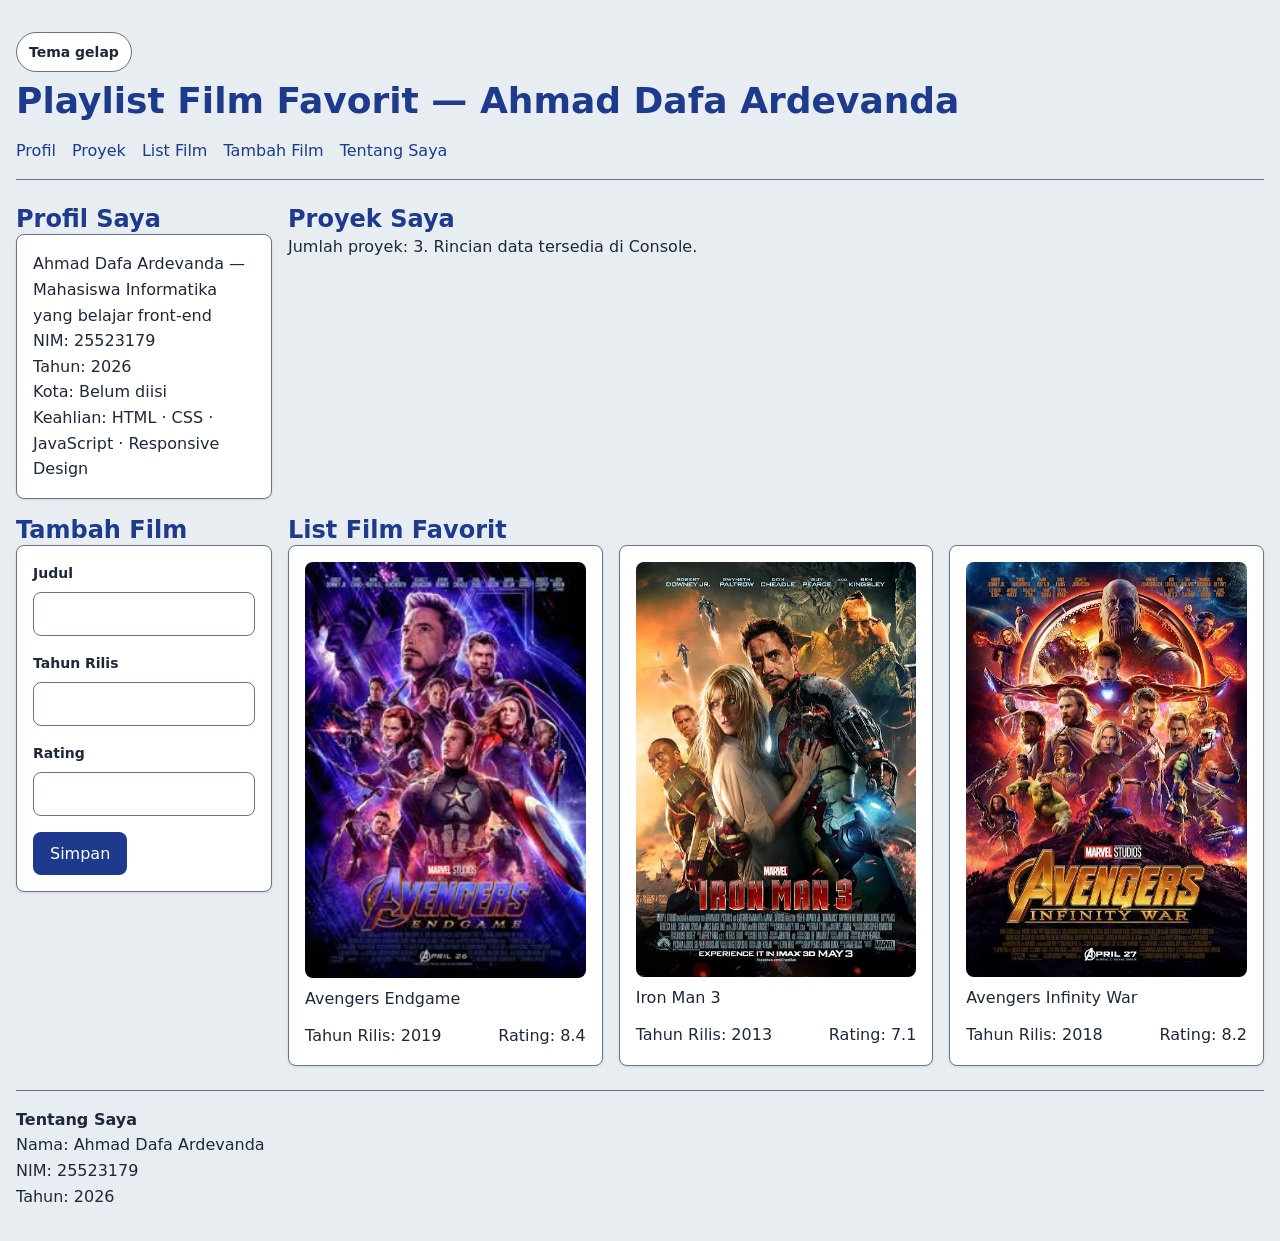
<file: worksheet-p8/profil.html>
<!DOCTYPE html>
<html lang="id">
<head>
  <title id="judul-halaman"></title>
  <meta charset="UTF-8">
  <meta name="viewport" content="width=device-width, initial-scale=1.0">
  <link rel="stylesheet" href="./css/tokens.css">
  <link rel="stylesheet" href="./css/base.css">
  <link rel="stylesheet" href="./css/layout.css">
  <link rel="stylesheet" href="./css/komponen.css">
  <link rel="stylesheet" href="./css/tema.css">
  <link rel="stylesheet" href="./css/responsif.css">
</head>
<body>
  <div class="page">
    <header>
      <input type="checkbox" id="tema" class="pengalih-tema">
      <label for="tema" class="tombol-tema">Tema gelap</label>

      <div class="header-baris">
        <h1 id="judul-halaman-tampilan"></h1>
        <nav class="navbar" aria-label="Navigasi halaman">
          <ul>
            <li><a href="#profil">Profil</a></li>
            <li><a href="#list-proyek">Proyek</a></li>
            <li><a href="#list-film">List Film</a></li>
            <li><a href="#tambah-film">Tambah Film</a></li>
            <li><a href="#footer">Tentang Saya</a></li>
          </ul>
        </nav>
      </div>
    </header>

    <main class="isi content">
      <section id="profil">
        <h2>Profil Saya</h2>
        <div class="kartu">
          <div class="kartu__isi">
            <p id="profil-perkenalan"></p>
            <p id="profil-nim"></p>
            <p id="profil-tahun"></p>
            <p id="profil-lokasi"></p>
            <p id="profil-keahlian"></p>
          </div>
        </div>
      </section>

      <section id="list-proyek">
        <h2>Proyek Saya</h2>
        <p id="ringkasan-proyek"></p>
      </section>

      <section id="list-film">
        <h2>List Film Favorit</h2>
        <div class="galeri grid" id="daftar-film"></div>
      </section>

      <section id="tambah-film">
        <h2>Tambah Film</h2>
        <div class="katalog">
          <div class="kartu">
            <div class="kartu__isi">
              <form action="/simpan" method="post">
                <div class="form-kolom">
                  <label for="judul-kolom">Judul</label>
                  <input type="text" id="judul-kolom" name="judul-kolom" required>
                  <span class="pesan-galat">Judul film wajib diisi.</span>
                </div>

                <div class="form-kolom">
                  <label for="tahun-kolom">Tahun Rilis</label>
                  <input type="number" id="tahun-kolom" name="tahun-kolom" min="1888" max="2026" required>
                  <span class="pesan-galat">Masukkan tahun rilis yang valid.</span>
                </div>

                <div class="form-kolom">
                  <label for="rating-kolom">Rating</label>
                  <input type="number" id="rating-kolom" name="rating-kolom" min="0" max="10" step="0.1" required>
                  <span class="pesan-galat">Rating harus berada antara 0 sampai 10.</span>
                </div>

                <button type="submit">Simpan</button>
              </form>
            </div>
          </div>
        </div>
      </section>
    </main>

    <footer id="footer">
      <h3>Tentang Saya</h3>
      <p>Nama: <span id="footer-nama"></span></p>
      <p>NIM: <span id="footer-nim"></span></p>
      <p>Tahun: <span id="footer-tahun"></span></p>
    </footer>
  </div>

  <script type="module" src="./js/app.js"></script>
</body>
</html>
</file>
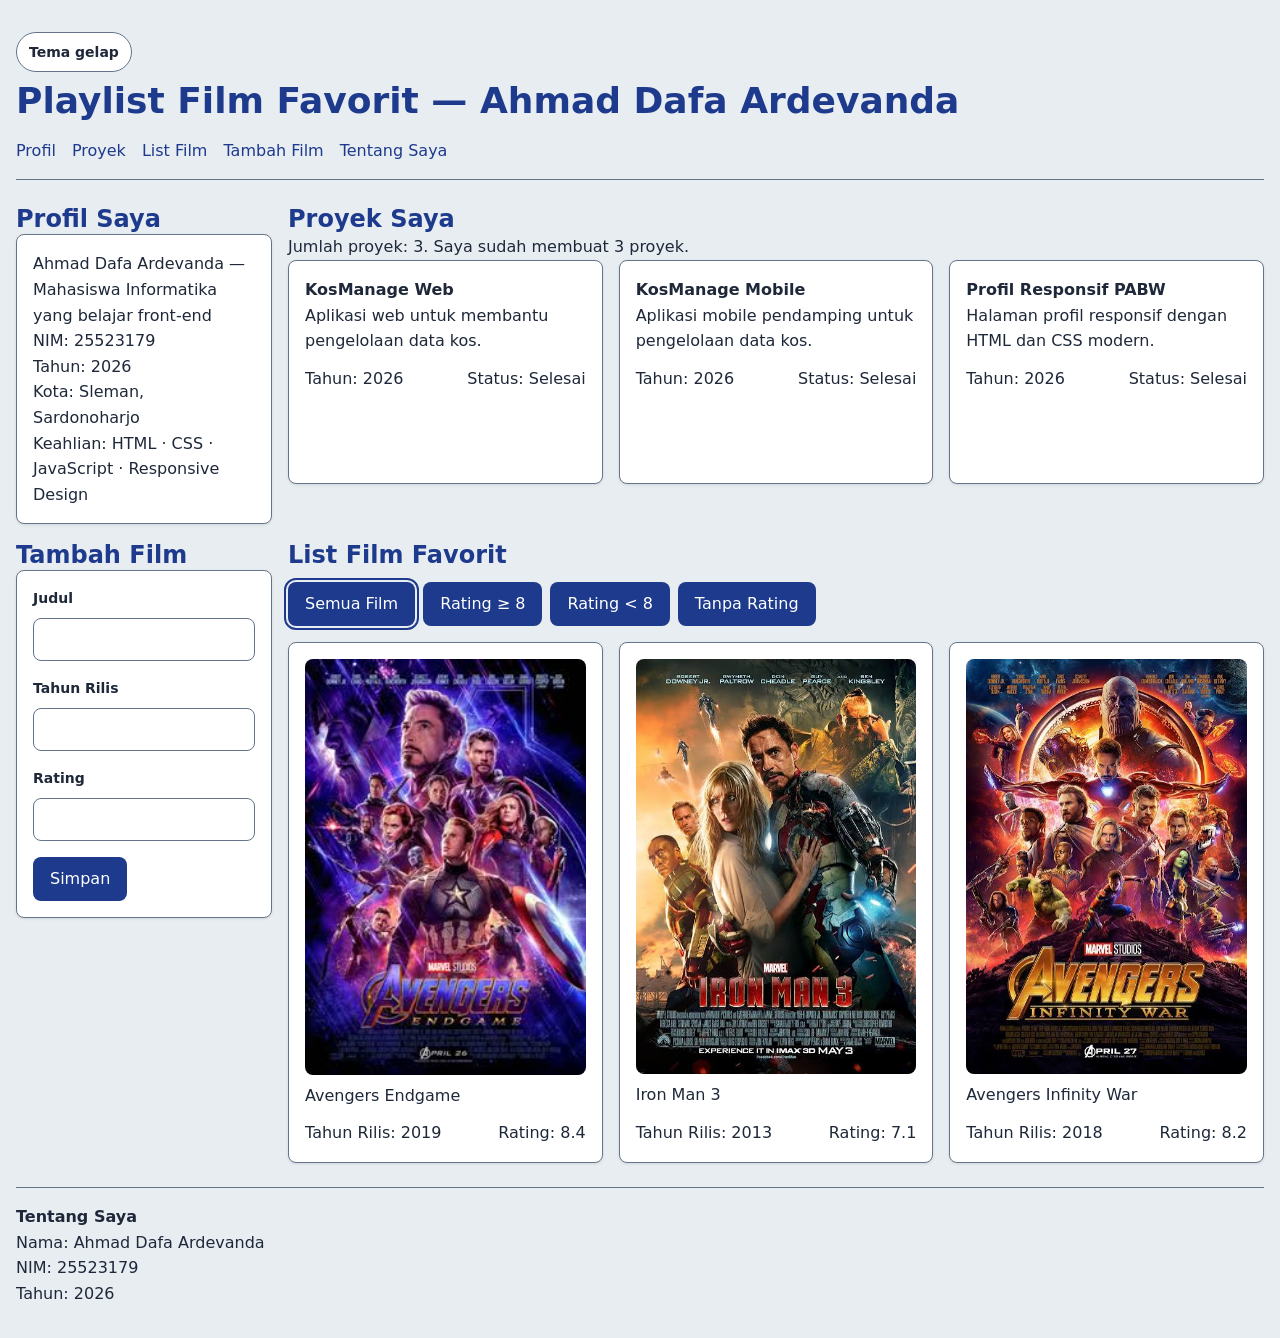
<file: worksheet-p9 copy/profil.html>
<!DOCTYPE html>
<html lang="id">
<head>
  <title id="judul-halaman"></title>
  <meta charset="UTF-8">
  <meta name="viewport" content="width=device-width, initial-scale=1.0">
  <link rel="stylesheet" href="./css/tokens.css">
  <link rel="stylesheet" href="./css/base.css">
  <link rel="stylesheet" href="./css/layout.css">
  <link rel="stylesheet" href="./css/komponen.css">
  <link rel="stylesheet" href="./css/tema.css">
  <link rel="stylesheet" href="./css/responsif.css">
</head>
<body>
  <div class="page">
    <header>
      <input type="checkbox" id="tema" class="pengalih-tema">
      <label for="tema" class="tombol-tema">Tema gelap</label>

      <div class="header-baris">
        <h1 id="judul-halaman-tampilan"></h1>
        <nav class="navbar" aria-label="Navigasi halaman">
          <ul>
            <li><a href="#profil">Profil</a></li>
            <li><a href="#list-proyek">Proyek</a></li>
            <li><a href="#list-film">List Film</a></li>
            <li><a href="#tambah-film">Tambah Film</a></li>
            <li><a href="#footer">Tentang Saya</a></li>
          </ul>
        </nav>
      </div>
    </header>

    <main class="isi content">
      <section id="profil">
        <h2>Profil Saya</h2>
        <div class="kartu">
          <div class="kartu__isi">
            <p id="profil-perkenalan"></p>
            <p id="profil-nim"></p>
            <p id="profil-tahun"></p>
            <p id="profil-lokasi"></p>
            <p id="profil-keahlian"></p>
          </div>
        </div>
      </section>

      <section id="list-proyek">
        <h2>Proyek Saya</h2>
        <p id="ringkasan-proyek"></p>
        <div class="galeri grid" id="daftar-proyek"></div>
      </section>

      <section id="list-film">
        <h2>List Film Favorit</h2>
        <div class="baris-filter" id="filter" aria-label="Filter daftar film">
          <button type="button" data-kategori="semua" aria-pressed="true">Semua Film</button>
          <button type="button" data-kategori="tinggi" aria-pressed="false">Rating ≥ 8</button>
          <button type="button" data-kategori="rendah" aria-pressed="false">Rating &lt; 8</button>
          <button type="button" data-kategori="tanpa-rating" aria-pressed="false">Tanpa Rating</button>
        </div>
        <p id="pesan-kosong" hidden>Tidak ada film yang sesuai dengan filter.</p>
        <div class="galeri grid" id="daftar-film"></div>
      </section>

      <section id="tambah-film">
        <h2>Tambah Film</h2>
        <div class="katalog">
          <div class="kartu">
            <div class="kartu__isi">
              <form id="form-film" action="/simpan" method="post" novalidate>
                <div class="form-kolom">
                  <label for="judul-kolom">Judul</label>
                  <input type="text" id="judul-kolom" name="judul-kolom" required aria-invalid="false" aria-describedby="galat-judul">
                  <span class="pesan-galat" id="galat-judul">Judul film wajib diisi.</span>
                </div>

                <div class="form-kolom">
                  <label for="tahun-kolom">Tahun Rilis</label>
                  <input type="number" id="tahun-kolom" name="tahun-kolom" min="1888" max="2026" step="1" required aria-invalid="false" aria-describedby="galat-tahun">
                  <span class="pesan-galat" id="galat-tahun">Masukkan tahun rilis antara 1888 sampai 2026.</span>
                </div>

                <div class="form-kolom">
                  <label for="rating-kolom">Rating</label>
                  <input type="number" id="rating-kolom" name="rating-kolom" min="0" max="10" step="0.1" required aria-invalid="false" aria-describedby="galat-rating">
                  <span class="pesan-galat" id="galat-rating">Rating harus berada antara 0 sampai 10.</span>
                </div>

                <button type="submit">Simpan</button>
                <p id="pesan-form" class="pesan-form" role="status" aria-live="polite" hidden></p>
              </form>
            </div>
          </div>
        </div>
      </section>
    </main>

    <footer id="footer">
      <h3>Tentang Saya</h3>
      <p>Nama: <span id="footer-nama"></span></p>
      <p>NIM: <span id="footer-nim"></span></p>
      <p>Tahun: <span id="footer-tahun"></span></p>
    </footer>
  </div>

  <script type="module" src="./js/app.js"></script>
  <script type="module" src="./js/dom.js"></script>
</body>
</html>
</file>
<file: css/tokens.css>
/* LAPIS 1 — primitif: nilai mentah, tidak menyebut peran apa pun */
:root {
  --blue-700: #1D3A8C;
  --blue-500: #2563EB;
  --gray-50: #e8edf2;
  --gray-100: #E2E8F0;
  --gray-500: #65748a;
  --gray-800: #1e2839;
  --gray-900: #0F172A;
  --white: #FFFFFF;
  --red-300: #FCA5A5;
  --red-700: #b01a1a;
  --amber-400: #FBBF24;

  --space-1: 0.25rem;
  --space-2: 0.5rem;
  --space-3: 0.75rem;
  --space-4: 1rem;
  --space-6: 1.5rem;

  --radius-md: 0.5rem;
  --radius-full: 999px;
  --shadow-1: 0 1px 3px rgba(0, 0, 0, .10);

  --text-sm: 0.875rem;
  --text-md: 1rem;
  --text-xl: 1.5rem;
  --text-3xl: 2.25rem;
}

/* LAPIS 2 — semantik: peran. Isinya mengacu ke lapis 1. */
:root {
  --color-bg: var(--gray-50);
  --color-fg: var(--gray-800);
  --color-surface: var(--white);
  --color-border: var(--gray-500);
  --color-primary: var(--blue-700);
  --color-on-primary: var(--white);
  --color-danger: var(--red-700);
  --color-focus: var(--blue-700);

  --card-pad: var(--space-4);
  --section-gap: var(--space-6);
}
</file>
<file: css/base.css>
*, *::before, *::after {
  box-sizing: border-box;      /* width sudah mencakup padding + border */
}
 
* { margin: 0; }               /* hapus jarak bawaan; atur sendiri memakai gap */
 
img { max-width: 100%; height: auto; display: block; }

html {
  font-size: 100%;            /* ikuti pengaturan pengguna, jangan dipatok */
}
 
body {
  font-family: system-ui, "Segoe UI", Roboto, sans-serif;
  font-size: var(--text-md);
  line-height: 1.6;           /* 1.5-1.7 nyaman untuk teks isi */
  color: var(--color-fg);
  background: var(--color-bg);
  padding: var(--space-4);
}
 
h1 { font-size: var(--text-3xl); line-height: 1.15; }
h2 { font-size: var(--text-xl);  line-height: 1.25; }
h3 { font-size: var(--text-md); }
 
/* Batasi panjang baris supaya mata mudah berpindah baris */
main p { max-width: 60ch; }
</file>
<file: css/layout.css>
header {
  padding-block: var(--space-4);
  border-bottom: 1px solid var(--color-border);
}

.header-baris {
  display: flex;
  align-items: center;
  justify-content: space-between;
  gap: var(--space-4);
  flex-wrap: wrap;
}

.navbar {
  display: flex;
  align-items: center;
  gap: var(--space-4);
}

.navbar ul {
  display: flex;
  align-items: center;
  gap: var(--space-4);
  list-style: none;
  padding: 0;
  flex-wrap: wrap;
}

.navbar a {
  color: var(--color-primary);
  text-decoration: none;
}

.navbar a:hover {
  text-decoration: underline;
}

.page {
  display: grid;
  grid-template-rows: auto 1fr auto;
  min-height: 100dvh;
}

.isi {
  display: grid;
  grid-template-columns: 16rem 1fr;
  gap: var(--space-6);
  padding-block: var(--space-6);
  min-width: 0;
}

.isi > section {
  min-width: 0;
}

#list-film {
  grid-column: span 2;
}

#tambah-film {
  grid-column: span 2;
}

footer {
  padding-block: var(--space-4);
  border-top: 1px solid var(--color-border);
  color: var(--color-fg);
  font-size: var(--text-sm);
}
</file>
<file: css/komponen.css>
h1,
h2 {
  color: var(--color-primary);
}

.galeri {
  display: grid;
  grid-template-columns: repeat(auto-fit, minmax(16rem, 1fr));
  gap: var(--space-4);
  min-width: 0;
}

.katalog {
  display: grid;
  gap: var(--space-4);
  min-width: 0;
}

.kartu {
  display: flex;
  flex-direction: column;
  gap: var(--space-3);
  min-width: 0;
  background: var(--color-surface);
  border: 1px solid var(--color-border);
  border-radius: var(--radius-md);
  box-shadow: var(--shadow-1);
  padding: var(--card-pad);
}

.kartu__isi {
  min-width: 0;
}

.galeri .kartu {
  display: grid;
  align-content: start;
  min-height: 14rem;
}

.kartu figure {
  display: flex;
  flex-direction: column;
  gap: var(--space-2);
  min-width: 0;
}

.kartu img {
  width: 100%;
  height: auto;
  border-radius: var(--radius-md);
}

.kartu__judul {
  overflow-wrap: anywhere;
}

.kartu__kaki {
  display: flex;
  align-items: center;
  justify-content: space-between;
  gap: var(--space-2);
  flex-wrap: wrap;
  min-width: 0;
}

.kartu__kaki p {
  max-width: none;
  overflow-wrap: anywhere;
}

form {
  display: flex;
  flex-direction: column;
  gap: var(--space-4);
  min-width: 0;
}

.form-kolom {
  display: flex;
  flex-direction: column;
  gap: var(--space-2);
  min-width: 0;
}

label {
  font-size: var(--text-sm);
  font-weight: 600;
}

input,
select,
textarea {
  width: 100%;
  min-width: 0;
  font: inherit;
  padding: var(--space-2) var(--space-3);
  border: 1px solid var(--color-border);
  border-radius: var(--radius-md);
  background: var(--color-surface);
  color: var(--color-fg);
}

button {
  align-self: flex-start;
  font: inherit;
  padding: var(--space-2) var(--space-4);
  border: 1px solid transparent;
  border-radius: var(--radius-md);
  background: var(--color-primary);
  color: var(--color-on-primary);
  cursor: pointer;
}

button:hover {
  text-decoration: underline;
}

:focus-visible {
  outline: 2px solid var(--color-focus);
  outline-offset: 2px;
}

input:user-invalid {
  border-color: var(--color-danger);
  border-width: 2px;
}

.pesan-galat {
  display: none;
  color: var(--color-danger);
  font-size: var(--text-sm);
  overflow-wrap: anywhere;
}

.form-kolom:has(input:user-invalid) .pesan-galat {
  display: block;
}
</file>
<file: css/tema.css>
/* Ikut pengaturan sistem: lapis semantik saja yang diganti */
@media (prefers-color-scheme: dark) {
  :root {
    --color-bg: #0F172A;
    --color-fg: #E2E8F0;
    --color-surface: #1E293B;
    --color-border: #64748B;
    --color-primary: #3B82F6;
    --color-on-primary: #0F172A;
    --color-danger: #FF8A8A;
    --color-focus: #FFC000;
    --shadow-1: 0 1px 3px rgba(0, 0, 0, .45);
  }
}

.pengalih-tema { position: absolute; opacity: 0; pointer-events: none; }


/* Pilihan manual HARUS berada setelah blok media query,
   supaya menang saat keduanya menyala bersamaan. */
:root:has(#tema:checked) {
  --color-bg: #0F172A;
  --color-fg: #E2E8F0;
  --color-surface: #1E293B;
  --color-border: #64748B;
  --color-primary: #3B82F6;
  --color-on-primary: #0F172A;
  --color-danger: #FF8A8A;
  --color-focus: #FFC000;
}

.tombol-tema {
  display: inline-block;
  margin-bottom: var(--space-2);
  padding: var(--space-2) var(--space-3);
  border: 1px solid var(--color-border);
  border-radius: var(--radius-full);
  color: var(--color-fg);
  background: var(--color-surface);
  cursor: pointer;
}
</file>
<file: css/responsif.css>
.content {
  display: grid;
  grid-template-columns: 1fr;
  gap: var(--space-4);
}

.grid {
  display: grid;
  grid-template-columns: 1fr;
  gap: var(--space-4);
}

/* tablet: galeri dua kolom */
@media (min-width: 48rem) {
  .grid { grid-template-columns: repeat(2, 1fr); }
}

/* desktop: sidebar bersanding dengan konten */
@media (min-width: 60rem) {
  .content { grid-template-columns: 16rem 1fr; }
  .grid { grid-template-columns: repeat(3, 1fr); }
}

/* gambar tidak melebihi wadahnya */
img { max-width: 100%; height: auto; }

/* tabel lebar dapat digulir sendiri */
.table-wrap { overflow-x: auto; }

/* teks mengikuti ukuran huruf pengguna */
p { font-size: 1rem; line-height: 1.6; }
</file>
<file: worksheet-p9/css/tokens.css>
/* LAPIS 1 — primitif: nilai mentah, tidak menyebut peran apa pun */
:root {
  --blue-700: #1D3A8C;
  --blue-500: #2563EB;
  --gray-50: #e8edf2;
  --gray-100: #E2E8F0;
  --gray-500: #65748a;
  --gray-800: #1e2839;
  --gray-900: #0F172A;
  --white: #FFFFFF;
  --red-300: #FCA5A5;
  --red-700: #b01a1a;
  --amber-400: #FBBF24;

  --space-1: 0.25rem;
  --space-2: 0.5rem;
  --space-3: 0.75rem;
  --space-4: 1rem;
  --space-6: 1.5rem;

  --radius-md: 0.5rem;
  --radius-full: 999px;
  --shadow-1: 0 1px 3px rgba(0, 0, 0, .10);

  --text-sm: 0.875rem;
  --text-md: 1rem;
  --text-xl: 1.5rem;
  --text-3xl: 2.25rem;
}

/* LAPIS 2 — semantik: peran. Isinya mengacu ke lapis 1. */
:root {
  --color-bg: var(--gray-50);
  --color-fg: var(--gray-800);
  --color-surface: var(--white);
  --color-border: var(--gray-500);
  --color-primary: var(--blue-700);
  --color-on-primary: var(--white);
  --color-danger: var(--red-700);
  --color-focus: var(--blue-700);

  --card-pad: var(--space-4);
  --section-gap: var(--space-6);
}
</file>
<file: worksheet-p9/css/base.css>
*, *::before, *::after {
  box-sizing: border-box;      /* width sudah mencakup padding + border */
}
 
* { margin: 0; }               /* hapus jarak bawaan; atur sendiri memakai gap */
 
img { max-width: 100%; height: auto; display: block; }

html {
  font-size: 100%;            /* ikuti pengaturan pengguna, jangan dipatok */
}
 
body {
  font-family: system-ui, "Segoe UI", Roboto, sans-serif;
  font-size: var(--text-md);
  line-height: 1.6;           /* 1.5-1.7 nyaman untuk teks isi */
  color: var(--color-fg);
  background: var(--color-bg);
  padding: var(--space-4);
}
 
h1 { font-size: var(--text-3xl); line-height: 1.15; }
h2 { font-size: var(--text-xl);  line-height: 1.25; }
h3 { font-size: var(--text-md); }
 
/* Batasi panjang baris supaya mata mudah berpindah baris */
main p { max-width: 60ch; }
</file>
<file: worksheet-p9/css/layout.css>
header {
  padding-block: var(--space-4);
  border-bottom: 1px solid var(--color-border);
}
.header-baris {
  display: flex;
  align-items: center;
  justify-content: space-between;
  gap: var(--space-4);
  flex-wrap: wrap;
}
.navbar {
  display: flex;
  align-items: center;
  gap: var(--space-4);
}
.navbar ul {
  display: flex;
  align-items: center;
  gap: var(--space-4);
  list-style: none;
  padding: 0;
  flex-wrap: wrap;
}
.navbar a { color: var(--color-primary); text-decoration: none; }
.navbar a:hover { text-decoration: underline; }

.page {
  display: grid;
  grid-template-rows: auto 1fr auto;
  min-height: 100dvh;
}

/* Area dasar satu kolom; desktop diatur melalui responsif.css. */
.isi {
  display: grid;
  grid-template-columns: minmax(0, 1fr);
  grid-template-areas:
    "profil"
    "proyek"
    "film"
    "form";
  gap: var(--space-6);
  padding-block: var(--space-6);
  min-width: 0;
  align-items: start;
}

#profil { grid-area: profil; min-width: 0; }
#list-proyek { grid-area: proyek; min-width: 0; }
#list-film { grid-area: film; min-width: 0; }
#tambah-film { grid-area: form; min-width: 0; }

footer {
  padding-block: var(--space-4);
  border-top: 1px solid var(--color-border);
  color: var(--color-fg);
  font-size: var(--text-sm);
}
</file>
<file: worksheet-p9/css/komponen.css>
h1,
h2 {
  color: var(--color-primary);
}

.galeri {
  display: grid;
  grid-template-columns: repeat(auto-fit, minmax(16rem, 1fr));
  gap: var(--space-4);
  min-width: 0;
}

.katalog {
  display: grid;
  gap: var(--space-4);
  min-width: 0;
}

.kartu {
  display: flex;
  flex-direction: column;
  gap: var(--space-3);
  min-width: 0;
  background: var(--color-surface);
  border: 1px solid var(--color-border);
  border-radius: var(--radius-md);
  box-shadow: var(--shadow-1);
  padding: var(--card-pad);
}

.kartu__isi {
  min-width: 0;
}

.galeri .kartu {
  display: grid;
  align-content: start;
  min-height: 14rem;
}

.kartu figure {
  display: flex;
  flex-direction: column;
  gap: var(--space-2);
  min-width: 0;
}

.kartu img {
  width: 100%;
  height: auto;
  border-radius: var(--radius-md);
}

.kartu__judul {
  overflow-wrap: anywhere;
}

.kartu__kaki {
  display: flex;
  align-items: center;
  justify-content: space-between;
  gap: var(--space-2);
  flex-wrap: wrap;
  min-width: 0;
}

.kartu__kaki p {
  max-width: none;
  overflow-wrap: anywhere;
}

form {
  display: flex;
  flex-direction: column;
  gap: var(--space-4);
  min-width: 0;
}

.form-kolom {
  display: flex;
  flex-direction: column;
  gap: var(--space-2);
  min-width: 0;
}

label {
  font-size: var(--text-sm);
  font-weight: 600;
}

input,
select,
textarea {
  width: 100%;
  min-width: 0;
  font: inherit;
  padding: var(--space-2) var(--space-3);
  border: 1px solid var(--color-border);
  border-radius: var(--radius-md);
  background: var(--color-surface);
  color: var(--color-fg);
}

button {
  align-self: flex-start;
  font: inherit;
  padding: var(--space-2) var(--space-4);
  border: 1px solid transparent;
  border-radius: var(--radius-md);
  background: var(--color-primary);
  color: var(--color-on-primary);
  cursor: pointer;
}

button:hover {
  text-decoration: underline;
}

:focus-visible {
  outline: 2px solid var(--color-focus);
  outline-offset: 2px;
}

input:user-invalid {
  border-color: var(--color-danger);
  border-width: 2px;
}

.pesan-galat {
  display: none;
  color: var(--color-danger);
  font-size: var(--text-sm);
  overflow-wrap: anywhere;
}

.form-kolom:has(input:user-invalid) .pesan-galat {
  display: block;
}

.baris-filter {
  display: flex;
  flex-wrap: wrap;
  gap: var(--space-2);
  margin-block: var(--space-3) var(--space-4);
}

.baris-filter button.aktif {
  outline: 2px solid var(--color-focus);
  outline-offset: 2px;
}

button:disabled {
  cursor: not-allowed;
  opacity: 0.55;
}

.form-kolom input[aria-invalid="true"] {
  border-color: var(--color-danger);
  border-width: 2px;
}

.pesan-galat.terlihat {
  display: block;
}

.pesan-form {
  color: var(--color-primary);
  overflow-wrap: anywhere;
}
</file>
<file: worksheet-p9/css/tema.css>
/* Ikut pengaturan sistem: lapis semantik saja yang diganti */
@media (prefers-color-scheme: dark) {
  :root {
    --color-bg: #0F172A;
    --color-fg: #E2E8F0;
    --color-surface: #1E293B;
    --color-border: #64748B;
    --color-primary: #3B82F6;
    --color-on-primary: #0F172A;
    --color-danger: #FF8A8A;
    --color-focus: #FFC000;
    --shadow-1: 0 1px 3px rgba(0, 0, 0, .45);
  }
}

.pengalih-tema { position: absolute; opacity: 0; pointer-events: none; }


/* Pilihan manual HARUS berada setelah blok media query,
   supaya menang saat keduanya menyala bersamaan. */
:root:has(#tema:checked) {
  --color-bg: #0F172A;
  --color-fg: #E2E8F0;
  --color-surface: #1E293B;
  --color-border: #64748B;
  --color-primary: #3B82F6;
  --color-on-primary: #0F172A;
  --color-danger: #FF8A8A;
  --color-focus: #FFC000;
}

.tombol-tema {
  display: inline-block;
  margin-bottom: var(--space-2);
  padding: var(--space-2) var(--space-3);
  border: 1px solid var(--color-border);
  border-radius: var(--radius-full);
  color: var(--color-fg);
  background: var(--color-surface);
  cursor: pointer;
}
</file>
<file: worksheet-p9/css/responsif.css>
.content {
  display: grid;
  grid-template-columns: minmax(0, 1fr);
  grid-template-areas:
    "profil"
    "proyek"
    "film"
    "form";
  gap: var(--space-4);
  min-width: 0;
}
.grid {
  display: grid;
  grid-template-columns: minmax(0, 1fr);
  gap: var(--space-4);
}
/* Tablet: galeri proyek dan film dapat menampilkan dua kolom. */
@media (min-width: 48rem) {
  .grid { grid-template-columns: repeat(2, minmax(0, 1fr)); }
}
/* Desktop: pertahankan pola P6 — form di sidebar, daftar film di kolom utama. */
@media (min-width: 60rem) {
  .content {
    grid-template-columns: 16rem minmax(0, 1fr);
    grid-template-areas:
      "profil proyek"
      "form film";
  }
  .grid { grid-template-columns: repeat(3, minmax(0, 1fr)); }
}
img { max-width: 100%; height: auto; }
.table-wrap { max-width: 100%; overflow-x: auto; }
p { font-size: 1rem; line-height: 1.6; }
</file>
<file: worksheet-p11/css/tokens.css>
/* LAPIS 1 — primitif: nilai mentah, tidak menyebut peran apa pun */
:root {
  --blue-700: #1D3A8C;
  --blue-500: #2563EB;
  --gray-50: #e8edf2;
  --gray-100: #E2E8F0;
  --gray-500: #65748a;
  --gray-800: #1e2839;
  --gray-900: #0F172A;
  --white: #FFFFFF;
  --red-300: #FCA5A5;
  --red-700: #b01a1a;
  --amber-400: #FBBF24;

  --space-1: 0.25rem;
  --space-2: 0.5rem;
  --space-3: 0.75rem;
  --space-4: 1rem;
  --space-6: 1.5rem;

  --radius-md: 0.5rem;
  --radius-full: 999px;
  --shadow-1: 0 1px 3px rgba(0, 0, 0, .10);

  --text-sm: 0.875rem;
  --text-md: 1rem;
  --text-xl: 1.5rem;
  --text-3xl: 2.25rem;
}

/* LAPIS 2 — semantik: peran. Isinya mengacu ke lapis 1. */
:root {
  --color-bg: var(--gray-50);
  --color-fg: var(--gray-800);
  --color-surface: var(--white);
  --color-border: var(--gray-500);
  --color-primary: var(--blue-700);
  --color-on-primary: var(--white);
  --color-danger: var(--red-700);
  --color-focus: var(--blue-700);

  --card-pad: var(--space-4);
  --section-gap: var(--space-6);
}
</file>
<file: worksheet-p11/css/base.css>
*, *::before, *::after {
  box-sizing: border-box;      /* width sudah mencakup padding + border */
}
 
* { margin: 0; }               /* hapus jarak bawaan; atur sendiri memakai gap */
 
img { max-width: 100%; height: auto; display: block; }

html {
  font-size: 100%;            /* ikuti pengaturan pengguna, jangan dipatok */
}
 
body {
  font-family: system-ui, "Segoe UI", Roboto, sans-serif;
  font-size: var(--text-md);
  line-height: 1.6;           /* 1.5-1.7 nyaman untuk teks isi */
  color: var(--color-fg);
  background: var(--color-bg);
  padding: var(--space-4);
}
 
h1 { font-size: var(--text-3xl); line-height: 1.15; }
h2 { font-size: var(--text-xl);  line-height: 1.25; }
h3 { font-size: var(--text-md); }
 
/* Batasi panjang baris supaya mata mudah berpindah baris */
main p { max-width: 60ch; }
</file>
<file: worksheet-p11/css/layout.css>
header {
  padding-block: var(--space-4);
  border-bottom: 1px solid var(--color-border);
}
.header-baris {
  display: flex;
  align-items: center;
  justify-content: space-between;
  gap: var(--space-4);
  flex-wrap: wrap;
}
.navbar {
  display: flex;
  align-items: center;
  gap: var(--space-4);
}
.navbar ul {
  display: flex;
  align-items: center;
  gap: var(--space-4);
  list-style: none;
  padding: 0;
  flex-wrap: wrap;
}
.navbar a { color: var(--color-primary); text-decoration: none; }
.navbar a:hover { text-decoration: underline; }

.page {
  display: grid;
  grid-template-rows: auto 1fr auto;
  min-height: 100dvh;
}

/* Area dasar satu kolom; desktop diatur melalui responsif.css. */
.isi {
  display: grid;
  grid-template-columns: minmax(0, 1fr);
  grid-template-areas:
    "profil"
    "proyek"
    "film"
    "form";
  gap: var(--space-6);
  padding-block: var(--space-6);
  min-width: 0;
  align-items: start;
}

#profil { grid-area: profil; min-width: 0; }
#list-proyek { grid-area: proyek; min-width: 0; }
#list-film { grid-area: film; min-width: 0; }
#tambah-film { grid-area: form; min-width: 0; }

footer {
  padding-block: var(--space-4);
  border-top: 1px solid var(--color-border);
  color: var(--color-fg);
  font-size: var(--text-sm);
}
</file>
<file: worksheet-p11/css/komponen.css>
h1,
h2 {
  color: var(--color-primary);
}

.galeri {
  display: grid;
  grid-template-columns: repeat(auto-fit, minmax(16rem, 1fr));
  gap: var(--space-4);
  min-width: 0;
}

.katalog {
  display: grid;
  gap: var(--space-4);
  min-width: 0;
}

.kartu {
  display: flex;
  flex-direction: column;
  gap: var(--space-3);
  min-width: 0;
  background: var(--color-surface);
  border: 1px solid var(--color-border);
  border-radius: var(--radius-md);
  box-shadow: var(--shadow-1);
  padding: var(--card-pad);
}

.kartu__isi {
  min-width: 0;
}

.galeri .kartu {
  display: grid;
  align-content: start;
  min-height: 14rem;
}

.kartu figure {
  display: flex;
  flex-direction: column;
  gap: var(--space-2);
  min-width: 0;
}

.kartu img {
  width: 100%;
  height: auto;
  border-radius: var(--radius-md);
}

.kartu__judul {
  overflow-wrap: anywhere;
}

.kartu__kaki {
  display: flex;
  align-items: center;
  justify-content: space-between;
  gap: var(--space-2);
  flex-wrap: wrap;
  min-width: 0;
}

.kartu__kaki p {
  max-width: none;
  overflow-wrap: anywhere;
}

form {
  display: flex;
  flex-direction: column;
  gap: var(--space-4);
  min-width: 0;
}

.form-kolom {
  display: flex;
  flex-direction: column;
  gap: var(--space-2);
  min-width: 0;
}

label {
  font-size: var(--text-sm);
  font-weight: 600;
}

input,
select,
textarea {
  width: 100%;
  min-width: 0;
  font: inherit;
  padding: var(--space-2) var(--space-3);
  border: 1px solid var(--color-border);
  border-radius: var(--radius-md);
  background: var(--color-surface);
  color: var(--color-fg);
}

button {
  align-self: flex-start;
  font: inherit;
  padding: var(--space-2) var(--space-4);
  border: 1px solid transparent;
  border-radius: var(--radius-md);
  background: var(--color-primary);
  color: var(--color-on-primary);
  cursor: pointer;
}

button:hover {
  text-decoration: underline;
}

:focus-visible {
  outline: 2px solid var(--color-focus);
  outline-offset: 2px;
}

input:user-invalid {
  border-color: var(--color-danger);
  border-width: 2px;
}

.pesan-galat {
  display: none;
  color: var(--color-danger);
  font-size: var(--text-sm);
  overflow-wrap: anywhere;
}

.form-kolom:has(input:user-invalid) .pesan-galat {
  display: block;
}

.baris-filter {
  display: flex;
  flex-wrap: wrap;
  gap: var(--space-2);
  margin-block: var(--space-3) var(--space-4);
}

.baris-filter button.aktif {
  outline: 2px solid var(--color-focus);
  outline-offset: 2px;
}

button:disabled {
  cursor: not-allowed;
  opacity: 0.55;
}

.form-kolom input[aria-invalid="true"] {
  border-color: var(--color-danger);
  border-width: 2px;
}

.pesan-galat.terlihat {
  display: block;
}

.pesan-form {
  color: var(--color-primary);
  overflow-wrap: anywhere;
}
</file>
<file: worksheet-p11/css/tema.css>
/* Ikut pengaturan sistem: lapis semantik saja yang diganti */
@media (prefers-color-scheme: dark) {
  :root {
    --color-bg: #0F172A;
    --color-fg: #E2E8F0;
    --color-surface: #1E293B;
    --color-border: #64748B;
    --color-primary: #3B82F6;
    --color-on-primary: #0F172A;
    --color-danger: #FF8A8A;
    --color-focus: #FFC000;
    --shadow-1: 0 1px 3px rgba(0, 0, 0, .45);
  }
}

.pengalih-tema { position: absolute; opacity: 0; pointer-events: none; }


/* Pilihan manual HARUS berada setelah blok media query,
   supaya menang saat keduanya menyala bersamaan. */
:root:has(#tema:checked) {
  --color-bg: #0F172A;
  --color-fg: #E2E8F0;
  --color-surface: #1E293B;
  --color-border: #64748B;
  --color-primary: #3B82F6;
  --color-on-primary: #0F172A;
  --color-danger: #FF8A8A;
  --color-focus: #FFC000;
}

.tombol-tema {
  display: inline-block;
  margin-bottom: var(--space-2);
  padding: var(--space-2) var(--space-3);
  border: 1px solid var(--color-border);
  border-radius: var(--radius-full);
  color: var(--color-fg);
  background: var(--color-surface);
  cursor: pointer;
}
</file>
<file: worksheet-p11/css/responsif.css>
.content {
  display: grid;
  grid-template-columns: minmax(0, 1fr);
  grid-template-areas:
    "profil"
    "proyek"
    "film"
    "form";
  gap: var(--space-4);
  min-width: 0;
}
.grid {
  display: grid;
  grid-template-columns: minmax(0, 1fr);
  gap: var(--space-4);
}
/* Tablet: galeri proyek dan film dapat menampilkan dua kolom. */
@media (min-width: 48rem) {
  .grid { grid-template-columns: repeat(2, minmax(0, 1fr)); }
}
/* Desktop: pertahankan pola P6 — form di sidebar, daftar film di kolom utama. */
@media (min-width: 60rem) {
  .content {
    grid-template-columns: 16rem minmax(0, 1fr);
    grid-template-areas:
      "profil proyek"
      "form film";
  }
  .grid { grid-template-columns: repeat(3, minmax(0, 1fr)); }
}
img { max-width: 100%; height: auto; }
.table-wrap { max-width: 100%; overflow-x: auto; }
p { font-size: 1rem; line-height: 1.6; }
</file>
<file: worksheet-p4/tokens.css>
/* LAPIS 1 — primitif: nilai mentah, tidak menyebut peran apa pun */
:root {
  --blue-700: #1D3A8C;
  --blue-500: #2563EB;
  --gray-50: #e8edf2;
  --gray-100: #E2E8F0;
  --gray-500: #65748a;
  --gray-800: #1e2839;
  --gray-900: #0F172A;
  --white: #FFFFFF;
  --red-300: #FCA5A5;
  --red-700: #b01a1a;
  --amber-400: #FBBF24;

  --space-1: 0.25rem;
  --space-2: 0.5rem;
  --space-3: 0.75rem;
  --space-4: 1rem;
  --space-6: 1.5rem;

  --radius-md: 0.5rem;
  --radius-full: 999px;
  --shadow-1: 0 1px 3px rgba(0, 0, 0, .10);

  --text-sm: 0.875rem;
  --text-md: 1rem;
  --text-xl: 1.5rem;
  --text-3xl: 2.25rem;
}

/* LAPIS 2 — semantik: peran. Isinya mengacu ke lapis 1. */
:root {
  --color-bg: var(--gray-50);
  --color-fg: var(--gray-800);
  --color-surface: var(--white);
  --color-border: var(--gray-500);
  --color-primary: var(--blue-700);
  --color-on-primary: var(--white);
  --color-danger: var(--red-700);
  --color-focus: var(--blue-700);

  --card-pad: var(--space-4);
  --section-gap: var(--space-6);
}
</file>
<file: worksheet-p4/base.css>
*, *::before, *::after {
  box-sizing: border-box;      /* width sudah mencakup padding + border */
}
 
* { margin: 0; }               /* hapus jarak bawaan; atur sendiri memakai gap */
 
img { max-width: 100%; height: auto; display: block; }

html {
  font-size: 100%;            /* ikuti pengaturan pengguna, jangan dipatok */
}
 
body {
  font-family: system-ui, "Segoe UI", Roboto, sans-serif;
  font-size: var(--text-md);
  line-height: 1.6;           /* 1.5-1.7 nyaman untuk teks isi */
  color: var(--color-fg);
  background: var(--color-bg);
  padding: var(--space-4);
}
 
h1 { font-size: var(--text-3xl); line-height: 1.15; }
h2 { font-size: var(--text-xl);  line-height: 1.25; }
h3 { font-size: var(--text-md); }
 
/* Batasi panjang baris supaya mata mudah berpindah baris */
main p { max-width: 60ch; }
</file>
<file: worksheet-p4/layout.css>
header {
    padding-block: var(--space-4);
    border-bottom: 1px solid var(--color-border);
}

.header-baris {
    /* <div class="header-baris"> di dalam header */
    display: flex;
    align-items: center;
    /* sumbu silang: rata tengah */
    justify-content: space-between;
    /* sumbu utama: judul kiri, menu kanan */
    gap: var(--space-4);
    flex-wrap: wrap;
    /* turun baris di layar sempit, jangan meluber */
}

nav ul {
    display: flex;
    gap: var(--space-4);
    list-style: none;
    /* daftar nav tanpa butir */
    padding: 0;
    flex-wrap: wrap;
}

nav a {
    color: var(--color-primary);
    text-decoration: none;
}

nav a:hover {
    text-decoration: underline;
}

main {
    display: flex;
    flex-direction: column;
    gap: var(--section-gap);
    /* jarak antar bagian, tanpa margin */
    padding-block: var(--space-6);
}

.katalog {
    display: flex;
    flex-wrap: wrap;
    /* kunci responsif: kartu turun sendiri */
    gap: var(--space-4);
}

.kartu {
    flex: 1 1 16rem;
    /* tumbuh, menyusut, lebar dasar 16rem */
    background: var(--color-surface);
    border: 1px solid var(--color-border);
    border-radius: var(--radius-md);
    box-shadow: var(--shadow-1);
    padding: var(--card-pad);
}

.kartu figure {
    display: flex;
    flex-direction: column;
    gap: var(--space-2);
}

.kartu img {
    width: 100%;
    border-radius: var(--radius-md);
}

.kartu p {
    margin-top: var(--space-2);
}

footer {
    margin-top: var(--space-6);
    padding-block: var(--space-4);
    border-top: 1px solid var(--color-border);
    color: var(--color-fg);
    /* hindari abu pucat yang gagal kontras */
    font-size: var(--text-sm);
}
</file>
<file: worksheet-p4/komponen.css>
h1, h2 {
  color: var(--color-primary);
}

 .form-kolom {
  display: flex;
  flex-direction: column;
  gap: var(--space-2);          /* jarak label ke isian, seragam */
}

label {
  font-size: var(--text-sm);
  font-weight: 600;
}

input, select, textarea {
  font: inherit;                /* kolom isian ikut ukuran huruf halaman */
  padding: var(--space-2) var(--space-3);
  border: 1px solid var(--color-border);
  border-radius: var(--radius-md);
  background: var(--color-surface);
  color: var(--color-fg);
}

button {
  font: inherit;
  padding: var(--space-2) var(--space-4);
  border: 1px solid transparent;
  border-radius: var(--radius-md);
  background: var(--color-primary);
  color: var(--color-on-primary);
  cursor: pointer;
}

button:hover {
  text-decoration: underline;
}

:focus-visible {
  outline: 2px solid var(--color-focus);
  outline-offset: 2px;
}

input:user-invalid {
  border-color: var(--color-danger);
  border-width: 2px;
}

.pesan-galat { display: none; color: var(--color-danger); font-size: var(--text-sm); }
.form-kolom:has(input:user-invalid) .pesan-galat { display: block; }
</file>
<file: worksheet-p4/tema.css>
/* Ikut pengaturan sistem: lapis semantik saja yang diganti */
@media (prefers-color-scheme: dark) {
  :root {
    --color-bg: #0F172A;
    --color-fg: #E2E8F0;
    --color-surface: #1E293B;
    --color-border: #64748B;
    --color-primary: #3B82F6;
    --color-on-primary: #0F172A;
    --color-danger: #FF8A8A;
    --color-focus: #FFC000;
    --shadow-1: 0 1px 3px rgba(0, 0, 0, .45);
  }
}

.pengalih-tema { position: absolute; opacity: 0; pointer-events: none; }


/* Pilihan manual HARUS berada setelah blok media query,
   supaya menang saat keduanya menyala bersamaan. */
:root:has(#tema:checked) {
  --color-bg: #0F172A;
  --color-fg: #E2E8F0;
  --color-surface: #1E293B;
  --color-border: #64748B;
  --color-primary: #3B82F6;
  --color-on-primary: #0F172A;
  --color-danger: #FF8A8A;
  --color-focus: #FFC000;
}

.tombol-tema {
  display: inline-block;
  margin-bottom: var(--space-2);
  padding: var(--space-2) var(--space-3);
  border: 1px solid var(--color-border);
  border-radius: var(--radius-full);
  color: var(--color-fg);
  background: var(--color-surface);
  cursor: pointer;
}
</file>
<file: worksheet-p5/css/tokens.css>
/* LAPIS 1 — primitif: nilai mentah, tidak menyebut peran apa pun */
:root {
  --blue-700: #1D3A8C;
  --blue-500: #2563EB;
  --gray-50: #e8edf2;
  --gray-100: #E2E8F0;
  --gray-500: #65748a;
  --gray-800: #1e2839;
  --gray-900: #0F172A;
  --white: #FFFFFF;
  --red-300: #FCA5A5;
  --red-700: #b01a1a;
  --amber-400: #FBBF24;

  --space-1: 0.25rem;
  --space-2: 0.5rem;
  --space-3: 0.75rem;
  --space-4: 1rem;
  --space-6: 1.5rem;

  --radius-md: 0.5rem;
  --radius-full: 999px;
  --shadow-1: 0 1px 3px rgba(0, 0, 0, .10);

  --text-sm: 0.875rem;
  --text-md: 1rem;
  --text-xl: 1.5rem;
  --text-3xl: 2.25rem;
}

/* LAPIS 2 — semantik: peran. Isinya mengacu ke lapis 1. */
:root {
  --color-bg: var(--gray-50);
  --color-fg: var(--gray-800);
  --color-surface: var(--white);
  --color-border: var(--gray-500);
  --color-primary: var(--blue-700);
  --color-on-primary: var(--white);
  --color-danger: var(--red-700);
  --color-focus: var(--blue-700);

  --card-pad: var(--space-4);
  --section-gap: var(--space-6);
}
</file>
<file: worksheet-p5/css/base.css>
*, *::before, *::after {
  box-sizing: border-box;      /* width sudah mencakup padding + border */
}
 
* { margin: 0; }               /* hapus jarak bawaan; atur sendiri memakai gap */
 
img { max-width: 100%; height: auto; display: block; }

html {
  font-size: 100%;            /* ikuti pengaturan pengguna, jangan dipatok */
}
 
body {
  font-family: system-ui, "Segoe UI", Roboto, sans-serif;
  font-size: var(--text-md);
  line-height: 1.6;           /* 1.5-1.7 nyaman untuk teks isi */
  color: var(--color-fg);
  background: var(--color-bg);
  padding: var(--space-4);
}
 
h1 { font-size: var(--text-3xl); line-height: 1.15; }
h2 { font-size: var(--text-xl);  line-height: 1.25; }
h3 { font-size: var(--text-md); }
 
/* Batasi panjang baris supaya mata mudah berpindah baris */
main p { max-width: 60ch; }
</file>
<file: worksheet-p5/css/layout.css>
header {
  padding-block: var(--space-4);
  border-bottom: 1px solid var(--color-border);
}
.header-baris {
  display: flex;
  align-items: center;
  justify-content: space-between;
  gap: var(--space-4);
  flex-wrap: wrap;
}
.navbar {
  display: flex;
  align-items: center;
  gap: var(--space-4);
}
.navbar ul {
  display: flex;
  align-items: center;
  gap: var(--space-4);
  list-style: none;
  padding: 0;
  flex-wrap: wrap;
}
.navbar a { color: var(--color-primary); text-decoration: none; }
.navbar a:hover { text-decoration: underline; }

/* Kerangka halaman: header, isi, dan footer. */
.page {
  display: grid;
  grid-template-rows: auto 1fr auto;
  min-height: 100dvh;
}

/* Mobile-first: daftar film dan form disusun satu kolom. */
.isi {
  display: grid;
  grid-template-columns: minmax(0, 1fr);
  grid-template-areas:
    "film"
    "form";
  gap: var(--space-6);
  padding-block: var(--space-6);
  min-width: 0;
  align-items: start;
}

/* Pada layar lebar, form menjadi sidebar dan galeri mengisi sisa ruang. */
@media (min-width: 48rem) {
  .isi {
    grid-template-columns: 16rem minmax(0, 1fr);
    grid-template-areas: "form film";
  }
}
.isi > section { min-width: 0; }
#list-film { grid-area: film; }
#tambah-film { grid-area: form; }

footer {
  padding-block: var(--space-4);
  border-top: 1px solid var(--color-border);
  color: var(--color-fg);
  font-size: var(--text-sm);
}
</file>
<file: worksheet-p5/css/komponen.css>
h1,
h2 {
  color: var(--color-primary);
}

.galeri {
  display: grid;
  grid-template-columns: repeat(auto-fit, minmax(16rem, 1fr));
  gap: var(--space-4);
  min-width: 0;
}

.katalog {
  display: grid;
  gap: var(--space-4);
  min-width: 0;
}

.kartu {
  display: flex;
  flex-direction: column;
  gap: var(--space-3);
  min-width: 0;
  background: var(--color-surface);
  border: 1px solid var(--color-border);
  border-radius: var(--radius-md);
  box-shadow: var(--shadow-1);
  padding: var(--card-pad);
}

.kartu__isi {
  min-width: 0;
}

.galeri .kartu {
  display: grid;
  align-content: start;
  min-height: 14rem;
}

.kartu figure {
  display: flex;
  flex-direction: column;
  gap: var(--space-2);
  min-width: 0;
}

.kartu img {
  width: 100%;
  height: auto;
  border-radius: var(--radius-md);
}

.kartu__judul {
  overflow-wrap: anywhere;
}

.kartu__kaki {
  display: flex;
  align-items: center;
  justify-content: space-between;
  gap: var(--space-2);
  flex-wrap: wrap;
  min-width: 0;
}

.kartu__kaki p {
  max-width: none;
  overflow-wrap: anywhere;
}

form {
  display: flex;
  flex-direction: column;
  gap: var(--space-4);
  min-width: 0;
}

.form-kolom {
  display: flex;
  flex-direction: column;
  gap: var(--space-2);
  min-width: 0;
}

label {
  font-size: var(--text-sm);
  font-weight: 600;
}

input,
select,
textarea {
  width: 100%;
  min-width: 0;
  font: inherit;
  padding: var(--space-2) var(--space-3);
  border: 1px solid var(--color-border);
  border-radius: var(--radius-md);
  background: var(--color-surface);
  color: var(--color-fg);
}

button {
  align-self: flex-start;
  font: inherit;
  padding: var(--space-2) var(--space-4);
  border: 1px solid transparent;
  border-radius: var(--radius-md);
  background: var(--color-primary);
  color: var(--color-on-primary);
  cursor: pointer;
}

button:hover {
  text-decoration: underline;
}

:focus-visible {
  outline: 2px solid var(--color-focus);
  outline-offset: 2px;
}

input:user-invalid {
  border-color: var(--color-danger);
  border-width: 2px;
}

.pesan-galat {
  display: none;
  color: var(--color-danger);
  font-size: var(--text-sm);
  overflow-wrap: anywhere;
}

.form-kolom:has(input:user-invalid) .pesan-galat {
  display: block;
}
</file>
<file: worksheet-p5/css/tema.css>
/* Ikut pengaturan sistem: lapis semantik saja yang diganti */
@media (prefers-color-scheme: dark) {
  :root {
    --color-bg: #0F172A;
    --color-fg: #E2E8F0;
    --color-surface: #1E293B;
    --color-border: #64748B;
    --color-primary: #3B82F6;
    --color-on-primary: #0F172A;
    --color-danger: #FF8A8A;
    --color-focus: #FFC000;
    --shadow-1: 0 1px 3px rgba(0, 0, 0, .45);
  }
}

.pengalih-tema { position: absolute; opacity: 0; pointer-events: none; }


/* Pilihan manual HARUS berada setelah blok media query,
   supaya menang saat keduanya menyala bersamaan. */
:root:has(#tema:checked) {
  --color-bg: #0F172A;
  --color-fg: #E2E8F0;
  --color-surface: #1E293B;
  --color-border: #64748B;
  --color-primary: #3B82F6;
  --color-on-primary: #0F172A;
  --color-danger: #FF8A8A;
  --color-focus: #FFC000;
}

.tombol-tema {
  display: inline-block;
  margin-bottom: var(--space-2);
  padding: var(--space-2) var(--space-3);
  border: 1px solid var(--color-border);
  border-radius: var(--radius-full);
  color: var(--color-fg);
  background: var(--color-surface);
  cursor: pointer;
}
</file>
<file: worksheet-p6/css/tokens.css>
/* LAPIS 1 — primitif: nilai mentah, tidak menyebut peran apa pun */
:root {
  --blue-700: #1D3A8C;
  --blue-500: #2563EB;
  --gray-50: #e8edf2;
  --gray-100: #E2E8F0;
  --gray-500: #65748a;
  --gray-800: #1e2839;
  --gray-900: #0F172A;
  --white: #FFFFFF;
  --red-300: #FCA5A5;
  --red-700: #b01a1a;
  --amber-400: #FBBF24;

  --space-1: 0.25rem;
  --space-2: 0.5rem;
  --space-3: 0.75rem;
  --space-4: 1rem;
  --space-6: 1.5rem;

  --radius-md: 0.5rem;
  --radius-full: 999px;
  --shadow-1: 0 1px 3px rgba(0, 0, 0, .10);

  --text-sm: 0.875rem;
  --text-md: 1rem;
  --text-xl: 1.5rem;
  --text-3xl: 2.25rem;
}

/* LAPIS 2 — semantik: peran. Isinya mengacu ke lapis 1. */
:root {
  --color-bg: var(--gray-50);
  --color-fg: var(--gray-800);
  --color-surface: var(--white);
  --color-border: var(--gray-500);
  --color-primary: var(--blue-700);
  --color-on-primary: var(--white);
  --color-danger: var(--red-700);
  --color-focus: var(--blue-700);

  --card-pad: var(--space-4);
  --section-gap: var(--space-6);
}
</file>
<file: worksheet-p6/css/base.css>
*, *::before, *::after {
  box-sizing: border-box;      /* width sudah mencakup padding + border */
}
 
* { margin: 0; }               /* hapus jarak bawaan; atur sendiri memakai gap */
 
img { max-width: 100%; height: auto; display: block; }

html {
  font-size: 100%;            /* ikuti pengaturan pengguna, jangan dipatok */
}
 
body {
  font-family: system-ui, "Segoe UI", Roboto, sans-serif;
  font-size: var(--text-md);
  line-height: 1.6;           /* 1.5-1.7 nyaman untuk teks isi */
  color: var(--color-fg);
  background: var(--color-bg);
  padding: var(--space-4);
}
 
h1 { font-size: var(--text-3xl); line-height: 1.15; }
h2 { font-size: var(--text-xl);  line-height: 1.25; }
h3 { font-size: var(--text-md); }
 
/* Batasi panjang baris supaya mata mudah berpindah baris */
main p { max-width: 60ch; }
</file>
<file: worksheet-p6/css/layout.css>
header {
  padding-block: var(--space-4);
  border-bottom: 1px solid var(--color-border);
}
.header-baris {
  display: flex;
  align-items: center;
  justify-content: space-between;
  gap: var(--space-4);
  flex-wrap: wrap;
}
.navbar {
  display: flex;
  align-items: center;
  gap: var(--space-4);
}
.navbar ul {
  display: flex;
  align-items: center;
  gap: var(--space-4);
  list-style: none;
  padding: 0;
  flex-wrap: wrap;
}
.navbar a { color: var(--color-primary); text-decoration: none; }
.navbar a:hover { text-decoration: underline; }

.page {
  display: grid;
  grid-template-rows: auto 1fr auto;
  min-height: 100dvh;
}

/* Susunan awal satu kolom; breakpoint khusus P6 ada di responsif.css. */
.isi {
  display: grid;
  grid-template-columns: minmax(0, 1fr);
  grid-template-areas:
    "film"
    "form";
  gap: var(--space-6);
  padding-block: var(--space-6);
  min-width: 0;
  align-items: start;
}
.isi > section { min-width: 0; }
#list-film { grid-area: film; }
#tambah-film { grid-area: form; }

footer {
  padding-block: var(--space-4);
  border-top: 1px solid var(--color-border);
  color: var(--color-fg);
  font-size: var(--text-sm);
}
</file>
<file: worksheet-p6/css/komponen.css>
h1,
h2 {
  color: var(--color-primary);
}

.galeri {
  display: grid;
  grid-template-columns: repeat(auto-fit, minmax(16rem, 1fr));
  gap: var(--space-4);
  min-width: 0;
}

.katalog {
  display: grid;
  gap: var(--space-4);
  min-width: 0;
}

.kartu {
  display: flex;
  flex-direction: column;
  gap: var(--space-3);
  min-width: 0;
  background: var(--color-surface);
  border: 1px solid var(--color-border);
  border-radius: var(--radius-md);
  box-shadow: var(--shadow-1);
  padding: var(--card-pad);
}

.kartu__isi {
  min-width: 0;
}

.galeri .kartu {
  display: grid;
  align-content: start;
  min-height: 14rem;
}

.kartu figure {
  display: flex;
  flex-direction: column;
  gap: var(--space-2);
  min-width: 0;
}

.kartu img {
  width: 100%;
  height: auto;
  border-radius: var(--radius-md);
}

.kartu__judul {
  overflow-wrap: anywhere;
}

.kartu__kaki {
  display: flex;
  align-items: center;
  justify-content: space-between;
  gap: var(--space-2);
  flex-wrap: wrap;
  min-width: 0;
}

.kartu__kaki p {
  max-width: none;
  overflow-wrap: anywhere;
}

form {
  display: flex;
  flex-direction: column;
  gap: var(--space-4);
  min-width: 0;
}

.form-kolom {
  display: flex;
  flex-direction: column;
  gap: var(--space-2);
  min-width: 0;
}

label {
  font-size: var(--text-sm);
  font-weight: 600;
}

input,
select,
textarea {
  width: 100%;
  min-width: 0;
  font: inherit;
  padding: var(--space-2) var(--space-3);
  border: 1px solid var(--color-border);
  border-radius: var(--radius-md);
  background: var(--color-surface);
  color: var(--color-fg);
}

button {
  align-self: flex-start;
  font: inherit;
  padding: var(--space-2) var(--space-4);
  border: 1px solid transparent;
  border-radius: var(--radius-md);
  background: var(--color-primary);
  color: var(--color-on-primary);
  cursor: pointer;
}

button:hover {
  text-decoration: underline;
}

:focus-visible {
  outline: 2px solid var(--color-focus);
  outline-offset: 2px;
}

input:user-invalid {
  border-color: var(--color-danger);
  border-width: 2px;
}

.pesan-galat {
  display: none;
  color: var(--color-danger);
  font-size: var(--text-sm);
  overflow-wrap: anywhere;
}

.form-kolom:has(input:user-invalid) .pesan-galat {
  display: block;
}
</file>
<file: worksheet-p6/css/tema.css>
/* Ikut pengaturan sistem: lapis semantik saja yang diganti */
@media (prefers-color-scheme: dark) {
  :root {
    --color-bg: #0F172A;
    --color-fg: #E2E8F0;
    --color-surface: #1E293B;
    --color-border: #64748B;
    --color-primary: #3B82F6;
    --color-on-primary: #0F172A;
    --color-danger: #FF8A8A;
    --color-focus: #FFC000;
    --shadow-1: 0 1px 3px rgba(0, 0, 0, .45);
  }
}

.pengalih-tema { position: absolute; opacity: 0; pointer-events: none; }


/* Pilihan manual HARUS berada setelah blok media query,
   supaya menang saat keduanya menyala bersamaan. */
:root:has(#tema:checked) {
  --color-bg: #0F172A;
  --color-fg: #E2E8F0;
  --color-surface: #1E293B;
  --color-border: #64748B;
  --color-primary: #3B82F6;
  --color-on-primary: #0F172A;
  --color-danger: #FF8A8A;
  --color-focus: #FFC000;
}

.tombol-tema {
  display: inline-block;
  margin-bottom: var(--space-2);
  padding: var(--space-2) var(--space-3);
  border: 1px solid var(--color-border);
  border-radius: var(--radius-full);
  color: var(--color-fg);
  background: var(--color-surface);
  cursor: pointer;
}
</file>
<file: worksheet-p6/css/responsif.css>
.content {
  display: grid;
  grid-template-columns: minmax(0, 1fr);
  grid-template-areas:
    "film"
    "form";
  gap: var(--space-4);
  min-width: 0;
}
.grid {
  display: grid;
  grid-template-columns: minmax(0, 1fr);
  gap: var(--space-4);
}
/* Tablet: galeri dapat menampilkan dua kartu per baris. */
@media (min-width: 48rem) {
  .grid { grid-template-columns: repeat(2, minmax(0, 1fr)); }
}
/* Desktop: form menjadi sidebar dan daftar film mengisi konten utama. */
@media (min-width: 60rem) {
  .content {
    grid-template-columns: 16rem minmax(0, 1fr);
    grid-template-areas: "form film";
  }
  .grid { grid-template-columns: repeat(3, minmax(0, 1fr)); }
}
img { max-width: 100%; height: auto; }
.table-wrap { max-width: 100%; overflow-x: auto; }
p { font-size: 1rem; line-height: 1.6; }
</file>
<file: worksheet-p8/css/tokens.css>
/* LAPIS 1 — primitif: nilai mentah, tidak menyebut peran apa pun */
:root {
  --blue-700: #1D3A8C;
  --blue-500: #2563EB;
  --gray-50: #e8edf2;
  --gray-100: #E2E8F0;
  --gray-500: #65748a;
  --gray-800: #1e2839;
  --gray-900: #0F172A;
  --white: #FFFFFF;
  --red-300: #FCA5A5;
  --red-700: #b01a1a;
  --amber-400: #FBBF24;

  --space-1: 0.25rem;
  --space-2: 0.5rem;
  --space-3: 0.75rem;
  --space-4: 1rem;
  --space-6: 1.5rem;

  --radius-md: 0.5rem;
  --radius-full: 999px;
  --shadow-1: 0 1px 3px rgba(0, 0, 0, .10);

  --text-sm: 0.875rem;
  --text-md: 1rem;
  --text-xl: 1.5rem;
  --text-3xl: 2.25rem;
}

/* LAPIS 2 — semantik: peran. Isinya mengacu ke lapis 1. */
:root {
  --color-bg: var(--gray-50);
  --color-fg: var(--gray-800);
  --color-surface: var(--white);
  --color-border: var(--gray-500);
  --color-primary: var(--blue-700);
  --color-on-primary: var(--white);
  --color-danger: var(--red-700);
  --color-focus: var(--blue-700);

  --card-pad: var(--space-4);
  --section-gap: var(--space-6);
}
</file>
<file: worksheet-p8/css/base.css>
*, *::before, *::after {
  box-sizing: border-box;      /* width sudah mencakup padding + border */
}
 
* { margin: 0; }               /* hapus jarak bawaan; atur sendiri memakai gap */
 
img { max-width: 100%; height: auto; display: block; }

html {
  font-size: 100%;            /* ikuti pengaturan pengguna, jangan dipatok */
}
 
body {
  font-family: system-ui, "Segoe UI", Roboto, sans-serif;
  font-size: var(--text-md);
  line-height: 1.6;           /* 1.5-1.7 nyaman untuk teks isi */
  color: var(--color-fg);
  background: var(--color-bg);
  padding: var(--space-4);
}
 
h1 { font-size: var(--text-3xl); line-height: 1.15; }
h2 { font-size: var(--text-xl);  line-height: 1.25; }
h3 { font-size: var(--text-md); }
 
/* Batasi panjang baris supaya mata mudah berpindah baris */
main p { max-width: 60ch; }
</file>
<file: worksheet-p8/css/layout.css>
header {
  padding-block: var(--space-4);
  border-bottom: 1px solid var(--color-border);
}
.header-baris {
  display: flex;
  align-items: center;
  justify-content: space-between;
  gap: var(--space-4);
  flex-wrap: wrap;
}
.navbar {
  display: flex;
  align-items: center;
  gap: var(--space-4);
}
.navbar ul {
  display: flex;
  align-items: center;
  gap: var(--space-4);
  list-style: none;
  padding: 0;
  flex-wrap: wrap;
}
.navbar a { color: var(--color-primary); text-decoration: none; }
.navbar a:hover { text-decoration: underline; }

.page {
  display: grid;
  grid-template-rows: auto 1fr auto;
  min-height: 100dvh;
}

/* Area dasar satu kolom; desktop diatur melalui responsif.css. */
.isi {
  display: grid;
  grid-template-columns: minmax(0, 1fr);
  grid-template-areas:
    "profil"
    "proyek"
    "film"
    "form";
  gap: var(--space-6);
  padding-block: var(--space-6);
  min-width: 0;
  align-items: start;
}

#profil { grid-area: profil; min-width: 0; }
#list-proyek { grid-area: proyek; min-width: 0; }
#list-film { grid-area: film; min-width: 0; }
#tambah-film { grid-area: form; min-width: 0; }

footer {
  padding-block: var(--space-4);
  border-top: 1px solid var(--color-border);
  color: var(--color-fg);
  font-size: var(--text-sm);
}
</file>
<file: worksheet-p8/css/komponen.css>
h1,
h2 {
  color: var(--color-primary);
}

.galeri {
  display: grid;
  grid-template-columns: repeat(auto-fit, minmax(16rem, 1fr));
  gap: var(--space-4);
  min-width: 0;
}

.katalog {
  display: grid;
  gap: var(--space-4);
  min-width: 0;
}

.kartu {
  display: flex;
  flex-direction: column;
  gap: var(--space-3);
  min-width: 0;
  background: var(--color-surface);
  border: 1px solid var(--color-border);
  border-radius: var(--radius-md);
  box-shadow: var(--shadow-1);
  padding: var(--card-pad);
}

.kartu__isi {
  min-width: 0;
}

.galeri .kartu {
  display: grid;
  align-content: start;
  min-height: 14rem;
}

.kartu figure {
  display: flex;
  flex-direction: column;
  gap: var(--space-2);
  min-width: 0;
}

.kartu img {
  width: 100%;
  height: auto;
  border-radius: var(--radius-md);
}

.kartu__judul {
  overflow-wrap: anywhere;
}

.kartu__kaki {
  display: flex;
  align-items: center;
  justify-content: space-between;
  gap: var(--space-2);
  flex-wrap: wrap;
  min-width: 0;
}

.kartu__kaki p {
  max-width: none;
  overflow-wrap: anywhere;
}

form {
  display: flex;
  flex-direction: column;
  gap: var(--space-4);
  min-width: 0;
}

.form-kolom {
  display: flex;
  flex-direction: column;
  gap: var(--space-2);
  min-width: 0;
}

label {
  font-size: var(--text-sm);
  font-weight: 600;
}

input,
select,
textarea {
  width: 100%;
  min-width: 0;
  font: inherit;
  padding: var(--space-2) var(--space-3);
  border: 1px solid var(--color-border);
  border-radius: var(--radius-md);
  background: var(--color-surface);
  color: var(--color-fg);
}

button {
  align-self: flex-start;
  font: inherit;
  padding: var(--space-2) var(--space-4);
  border: 1px solid transparent;
  border-radius: var(--radius-md);
  background: var(--color-primary);
  color: var(--color-on-primary);
  cursor: pointer;
}

button:hover {
  text-decoration: underline;
}

:focus-visible {
  outline: 2px solid var(--color-focus);
  outline-offset: 2px;
}

input:user-invalid {
  border-color: var(--color-danger);
  border-width: 2px;
}

.pesan-galat {
  display: none;
  color: var(--color-danger);
  font-size: var(--text-sm);
  overflow-wrap: anywhere;
}

.form-kolom:has(input:user-invalid) .pesan-galat {
  display: block;
}
</file>
<file: worksheet-p8/css/tema.css>
/* Ikut pengaturan sistem: lapis semantik saja yang diganti */
@media (prefers-color-scheme: dark) {
  :root {
    --color-bg: #0F172A;
    --color-fg: #E2E8F0;
    --color-surface: #1E293B;
    --color-border: #64748B;
    --color-primary: #3B82F6;
    --color-on-primary: #0F172A;
    --color-danger: #FF8A8A;
    --color-focus: #FFC000;
    --shadow-1: 0 1px 3px rgba(0, 0, 0, .45);
  }
}

.pengalih-tema { position: absolute; opacity: 0; pointer-events: none; }


/* Pilihan manual HARUS berada setelah blok media query,
   supaya menang saat keduanya menyala bersamaan. */
:root:has(#tema:checked) {
  --color-bg: #0F172A;
  --color-fg: #E2E8F0;
  --color-surface: #1E293B;
  --color-border: #64748B;
  --color-primary: #3B82F6;
  --color-on-primary: #0F172A;
  --color-danger: #FF8A8A;
  --color-focus: #FFC000;
}

.tombol-tema {
  display: inline-block;
  margin-bottom: var(--space-2);
  padding: var(--space-2) var(--space-3);
  border: 1px solid var(--color-border);
  border-radius: var(--radius-full);
  color: var(--color-fg);
  background: var(--color-surface);
  cursor: pointer;
}
</file>
<file: worksheet-p8/css/responsif.css>
.content {
  display: grid;
  grid-template-columns: minmax(0, 1fr);
  grid-template-areas:
    "profil"
    "proyek"
    "film"
    "form";
  gap: var(--space-4);
  min-width: 0;
}
.grid {
  display: grid;
  grid-template-columns: minmax(0, 1fr);
  gap: var(--space-4);
}
/* Tablet: galeri proyek dan film dapat menampilkan dua kolom. */
@media (min-width: 48rem) {
  .grid { grid-template-columns: repeat(2, minmax(0, 1fr)); }
}
/* Desktop: pertahankan pola P6 — form di sidebar, daftar film di kolom utama. */
@media (min-width: 60rem) {
  .content {
    grid-template-columns: 16rem minmax(0, 1fr);
    grid-template-areas:
      "profil proyek"
      "form film";
  }
  .grid { grid-template-columns: repeat(3, minmax(0, 1fr)); }
}
img { max-width: 100%; height: auto; }
.table-wrap { max-width: 100%; overflow-x: auto; }
p { font-size: 1rem; line-height: 1.6; }
</file>
<file: worksheet-p9 copy/css/tokens.css>
/* LAPIS 1 — primitif: nilai mentah, tidak menyebut peran apa pun */
:root {
  --blue-700: #1D3A8C;
  --blue-500: #2563EB;
  --gray-50: #e8edf2;
  --gray-100: #E2E8F0;
  --gray-500: #65748a;
  --gray-800: #1e2839;
  --gray-900: #0F172A;
  --white: #FFFFFF;
  --red-300: #FCA5A5;
  --red-700: #b01a1a;
  --amber-400: #FBBF24;

  --space-1: 0.25rem;
  --space-2: 0.5rem;
  --space-3: 0.75rem;
  --space-4: 1rem;
  --space-6: 1.5rem;

  --radius-md: 0.5rem;
  --radius-full: 999px;
  --shadow-1: 0 1px 3px rgba(0, 0, 0, .10);

  --text-sm: 0.875rem;
  --text-md: 1rem;
  --text-xl: 1.5rem;
  --text-3xl: 2.25rem;
}

/* LAPIS 2 — semantik: peran. Isinya mengacu ke lapis 1. */
:root {
  --color-bg: var(--gray-50);
  --color-fg: var(--gray-800);
  --color-surface: var(--white);
  --color-border: var(--gray-500);
  --color-primary: var(--blue-700);
  --color-on-primary: var(--white);
  --color-danger: var(--red-700);
  --color-focus: var(--blue-700);

  --card-pad: var(--space-4);
  --section-gap: var(--space-6);
}
</file>
<file: worksheet-p9 copy/css/base.css>
*, *::before, *::after {
  box-sizing: border-box;      /* width sudah mencakup padding + border */
}
 
* { margin: 0; }               /* hapus jarak bawaan; atur sendiri memakai gap */
 
img { max-width: 100%; height: auto; display: block; }

html {
  font-size: 100%;            /* ikuti pengaturan pengguna, jangan dipatok */
}
 
body {
  font-family: system-ui, "Segoe UI", Roboto, sans-serif;
  font-size: var(--text-md);
  line-height: 1.6;           /* 1.5-1.7 nyaman untuk teks isi */
  color: var(--color-fg);
  background: var(--color-bg);
  padding: var(--space-4);
}
 
h1 { font-size: var(--text-3xl); line-height: 1.15; }
h2 { font-size: var(--text-xl);  line-height: 1.25; }
h3 { font-size: var(--text-md); }
 
/* Batasi panjang baris supaya mata mudah berpindah baris */
main p { max-width: 60ch; }
</file>
<file: worksheet-p9 copy/css/layout.css>
header {
  padding-block: var(--space-4);
  border-bottom: 1px solid var(--color-border);
}
.header-baris {
  display: flex;
  align-items: center;
  justify-content: space-between;
  gap: var(--space-4);
  flex-wrap: wrap;
}
.navbar {
  display: flex;
  align-items: center;
  gap: var(--space-4);
}
.navbar ul {
  display: flex;
  align-items: center;
  gap: var(--space-4);
  list-style: none;
  padding: 0;
  flex-wrap: wrap;
}
.navbar a { color: var(--color-primary); text-decoration: none; }
.navbar a:hover { text-decoration: underline; }

.page {
  display: grid;
  grid-template-rows: auto 1fr auto;
  min-height: 100dvh;
}

/* Area dasar satu kolom; desktop diatur melalui responsif.css. */
.isi {
  display: grid;
  grid-template-columns: minmax(0, 1fr);
  grid-template-areas:
    "profil"
    "proyek"
    "film"
    "form";
  gap: var(--space-6);
  padding-block: var(--space-6);
  min-width: 0;
  align-items: start;
}

#profil { grid-area: profil; min-width: 0; }
#list-proyek { grid-area: proyek; min-width: 0; }
#list-film { grid-area: film; min-width: 0; }
#tambah-film { grid-area: form; min-width: 0; }

footer {
  padding-block: var(--space-4);
  border-top: 1px solid var(--color-border);
  color: var(--color-fg);
  font-size: var(--text-sm);
}
</file>
<file: worksheet-p9 copy/css/komponen.css>
h1,
h2 {
  color: var(--color-primary);
}

.galeri {
  display: grid;
  grid-template-columns: repeat(auto-fit, minmax(16rem, 1fr));
  gap: var(--space-4);
  min-width: 0;
}

.katalog {
  display: grid;
  gap: var(--space-4);
  min-width: 0;
}

.kartu {
  display: flex;
  flex-direction: column;
  gap: var(--space-3);
  min-width: 0;
  background: var(--color-surface);
  border: 1px solid var(--color-border);
  border-radius: var(--radius-md);
  box-shadow: var(--shadow-1);
  padding: var(--card-pad);
}

.kartu__isi {
  min-width: 0;
}

.galeri .kartu {
  display: grid;
  align-content: start;
  min-height: 14rem;
}

.kartu figure {
  display: flex;
  flex-direction: column;
  gap: var(--space-2);
  min-width: 0;
}

.kartu img {
  width: 100%;
  height: auto;
  border-radius: var(--radius-md);
}

.kartu__judul {
  overflow-wrap: anywhere;
}

.kartu__kaki {
  display: flex;
  align-items: center;
  justify-content: space-between;
  gap: var(--space-2);
  flex-wrap: wrap;
  min-width: 0;
}

.kartu__kaki p {
  max-width: none;
  overflow-wrap: anywhere;
}

form {
  display: flex;
  flex-direction: column;
  gap: var(--space-4);
  min-width: 0;
}

.form-kolom {
  display: flex;
  flex-direction: column;
  gap: var(--space-2);
  min-width: 0;
}

label {
  font-size: var(--text-sm);
  font-weight: 600;
}

input,
select,
textarea {
  width: 100%;
  min-width: 0;
  font: inherit;
  padding: var(--space-2) var(--space-3);
  border: 1px solid var(--color-border);
  border-radius: var(--radius-md);
  background: var(--color-surface);
  color: var(--color-fg);
}

button {
  align-self: flex-start;
  font: inherit;
  padding: var(--space-2) var(--space-4);
  border: 1px solid transparent;
  border-radius: var(--radius-md);
  background: var(--color-primary);
  color: var(--color-on-primary);
  cursor: pointer;
}

button:hover {
  text-decoration: underline;
}

:focus-visible {
  outline: 2px solid var(--color-focus);
  outline-offset: 2px;
}

input:user-invalid {
  border-color: var(--color-danger);
  border-width: 2px;
}

.pesan-galat {
  display: none;
  color: var(--color-danger);
  font-size: var(--text-sm);
  overflow-wrap: anywhere;
}

.form-kolom:has(input:user-invalid) .pesan-galat {
  display: block;
}

.baris-filter {
  display: flex;
  flex-wrap: wrap;
  gap: var(--space-2);
  margin-block: var(--space-3) var(--space-4);
}

.baris-filter button.aktif {
  outline: 2px solid var(--color-focus);
  outline-offset: 2px;
}

button:disabled {
  cursor: not-allowed;
  opacity: 0.55;
}

.form-kolom input[aria-invalid="true"] {
  border-color: var(--color-danger);
  border-width: 2px;
}

.pesan-galat.terlihat {
  display: block;
}

.pesan-form {
  color: var(--color-primary);
  overflow-wrap: anywhere;
}
</file>
<file: worksheet-p9 copy/css/tema.css>
/* Ikut pengaturan sistem: lapis semantik saja yang diganti */
@media (prefers-color-scheme: dark) {
  :root {
    --color-bg: #0F172A;
    --color-fg: #E2E8F0;
    --color-surface: #1E293B;
    --color-border: #64748B;
    --color-primary: #3B82F6;
    --color-on-primary: #0F172A;
    --color-danger: #FF8A8A;
    --color-focus: #FFC000;
    --shadow-1: 0 1px 3px rgba(0, 0, 0, .45);
  }
}

.pengalih-tema { position: absolute; opacity: 0; pointer-events: none; }


/* Pilihan manual HARUS berada setelah blok media query,
   supaya menang saat keduanya menyala bersamaan. */
:root:has(#tema:checked) {
  --color-bg: #0F172A;
  --color-fg: #E2E8F0;
  --color-surface: #1E293B;
  --color-border: #64748B;
  --color-primary: #3B82F6;
  --color-on-primary: #0F172A;
  --color-danger: #FF8A8A;
  --color-focus: #FFC000;
}

.tombol-tema {
  display: inline-block;
  margin-bottom: var(--space-2);
  padding: var(--space-2) var(--space-3);
  border: 1px solid var(--color-border);
  border-radius: var(--radius-full);
  color: var(--color-fg);
  background: var(--color-surface);
  cursor: pointer;
}
</file>
<file: worksheet-p9 copy/css/responsif.css>
.content {
  display: grid;
  grid-template-columns: minmax(0, 1fr);
  grid-template-areas:
    "profil"
    "proyek"
    "film"
    "form";
  gap: var(--space-4);
  min-width: 0;
}
.grid {
  display: grid;
  grid-template-columns: minmax(0, 1fr);
  gap: var(--space-4);
}
/* Tablet: galeri proyek dan film dapat menampilkan dua kolom. */
@media (min-width: 48rem) {
  .grid { grid-template-columns: repeat(2, minmax(0, 1fr)); }
}
/* Desktop: pertahankan pola P6 — form di sidebar, daftar film di kolom utama. */
@media (min-width: 60rem) {
  .content {
    grid-template-columns: 16rem minmax(0, 1fr);
    grid-template-areas:
      "profil proyek"
      "form film";
  }
  .grid { grid-template-columns: repeat(3, minmax(0, 1fr)); }
}
img { max-width: 100%; height: auto; }
.table-wrap { max-width: 100%; overflow-x: auto; }
p { font-size: 1rem; line-height: 1.6; }
</file>
